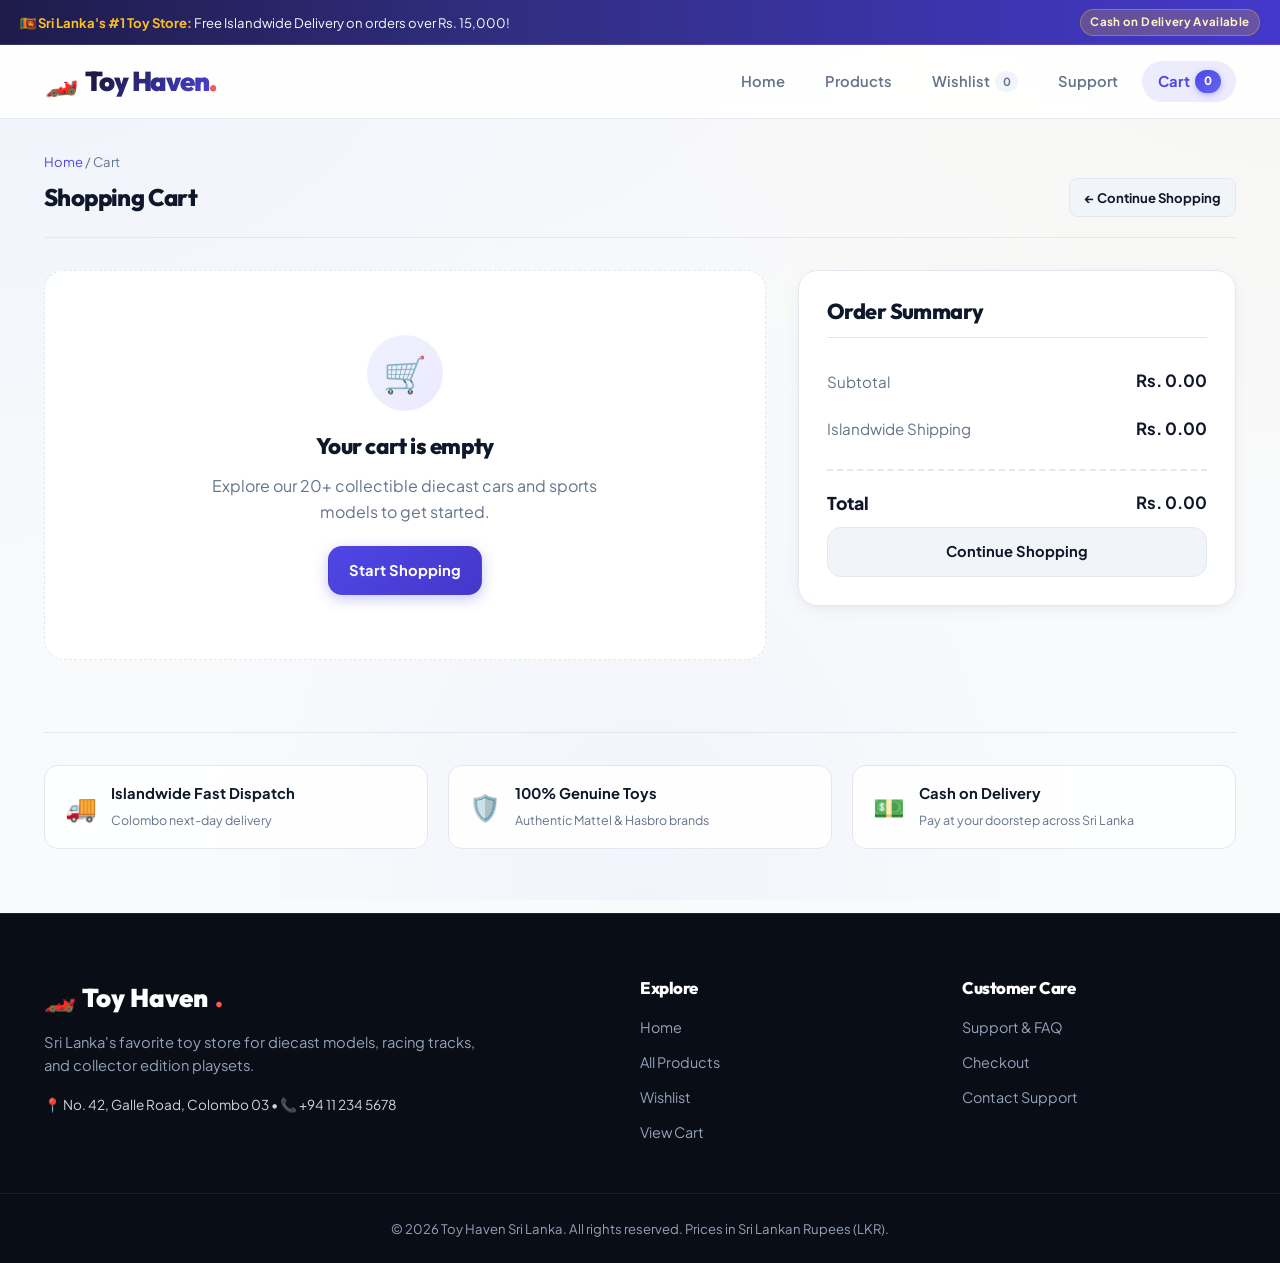
<file: toy-haven-CB012839/cart.html>
<!DOCTYPE html>
<html lang="en">
  <head>
    <meta charset="UTF-8" />
    <meta name="viewport" content="width=device-width, initial-scale=1.0" />
    <title>Toy Haven | Shopping Cart</title>
    <link rel="preconnect" href="https://fonts.googleapis.com" />
    <link rel="preconnect" href="https://fonts.gstatic.com" crossorigin />
    <link href="https://fonts.googleapis.com/css2?family=Plus+Jakarta+Sans:wght@400;500;600;700;800&family=Outfit:wght@500;600;700;800;900&display=swap" rel="stylesheet" />
    <link rel="stylesheet" href="css/styles.css" />
  </head>
  <body>
    <!-- Top Announcement Bar -->
    <div class="announcement-bar">
      <div class="announcement-content">
        <span>🇱🇰 <strong>Sri Lanka's #1 Toy Store:</strong> Free Islandwide Delivery on orders over Rs. 15,000!</span>
        <span class="announcement-badge">Cash on Delivery Available</span>
      </div>
    </div>

    <header>
      <nav class="navbar">
        <a href="index.html" class="brand-logo">
          <span class="logo-icon">🏎️</span>
          <span class="logo-text">Toy Haven<span class="logo-dot">.</span></span>
        </a>
        <ul class="nav-links">
          <li><a href="index.html">Home</a></li>
          <li><a href="products.html">Products</a></li>
          <li><a href="wishlist.html">Wishlist <span id="wishlist-badge" class="badge-mini">0</span></a></li>
          <li><a href="feedback.html">Support</a></li>
          <li><a href="cart.html" class="active">Cart <span id="cart-badge" class="cart-counter">0</span></a></li>
        </ul>
      </nav>
    </header>

    <main class="cart-page">
      <section class="page-header">
        <div class="header-breadcrumbs">
          <a href="index.html">Home</a> / <span>Cart</span>
        </div>
        <div class="header-title-row">
          <h1>Shopping Cart</h1>
          <a href="products.html" class="btn btn-secondary btn-sm">← Continue Shopping</a>
        </div>
      </section>

      <div class="cart-layout">
        <div id="cart-items" class="cart-items-wrapper"></div>
        <aside id="cart-summary" class="cart-summary"></aside>
      </div>

      <!-- Trust Badges in Cart -->
      <section class="cart-trust-row">
        <div class="trust-pill">
          <span class="pill-icon">🚚</span>
          <div>
            <strong>Islandwide Fast Dispatch</strong>
            <small>Colombo next-day delivery</small>
          </div>
        </div>
        <div class="trust-pill">
          <span class="pill-icon">🛡️</span>
          <div>
            <strong>100% Genuine Toys</strong>
            <small>Authentic Mattel & Hasbro brands</small>
          </div>
        </div>
        <div class="trust-pill">
          <span class="pill-icon">💵</span>
          <div>
            <strong>Cash on Delivery</strong>
            <small>Pay at your doorstep across Sri Lanka</small>
          </div>
        </div>
      </section>
    </main>

    <footer class="site-footer">
      <div class="footer-container">
        <div class="footer-brand">
          <div class="footer-logo">
            <span class="logo-icon">🏎️</span> Toy Haven<span class="logo-dot">.</span>
          </div>
          <p>Sri Lanka's favorite toy store for diecast models, racing tracks, and collector edition playsets.</p>
          <p class="footer-contact">📍 No. 42, Galle Road, Colombo 03 • 📞 +94 11 234 5678</p>
        </div>
        <div class="footer-links">
          <h4>Explore</h4>
          <ul>
            <li><a href="index.html">Home</a></li>
            <li><a href="products.html">All Products</a></li>
            <li><a href="wishlist.html">Wishlist</a></li>
            <li><a href="cart.html">View Cart</a></li>
          </ul>
        </div>
        <div class="footer-links">
          <h4>Customer Care</h4>
          <ul>
            <li><a href="feedback.html">Support & FAQ</a></li>
            <li><a href="checkout.html">Checkout</a></li>
            <li><a href="feedback.html#contact">Contact Support</a></li>
          </ul>
        </div>
      </div>
      <div class="footer-bottom">
        <p>&copy; 2026 Toy Haven Sri Lanka. All rights reserved. Prices in Sri Lankan Rupees (LKR).</p>
      </div>
    </footer>

    <script src="js/data.js"></script>
    <script src="js/app.js"></script>
  </body>
</html>
</file>
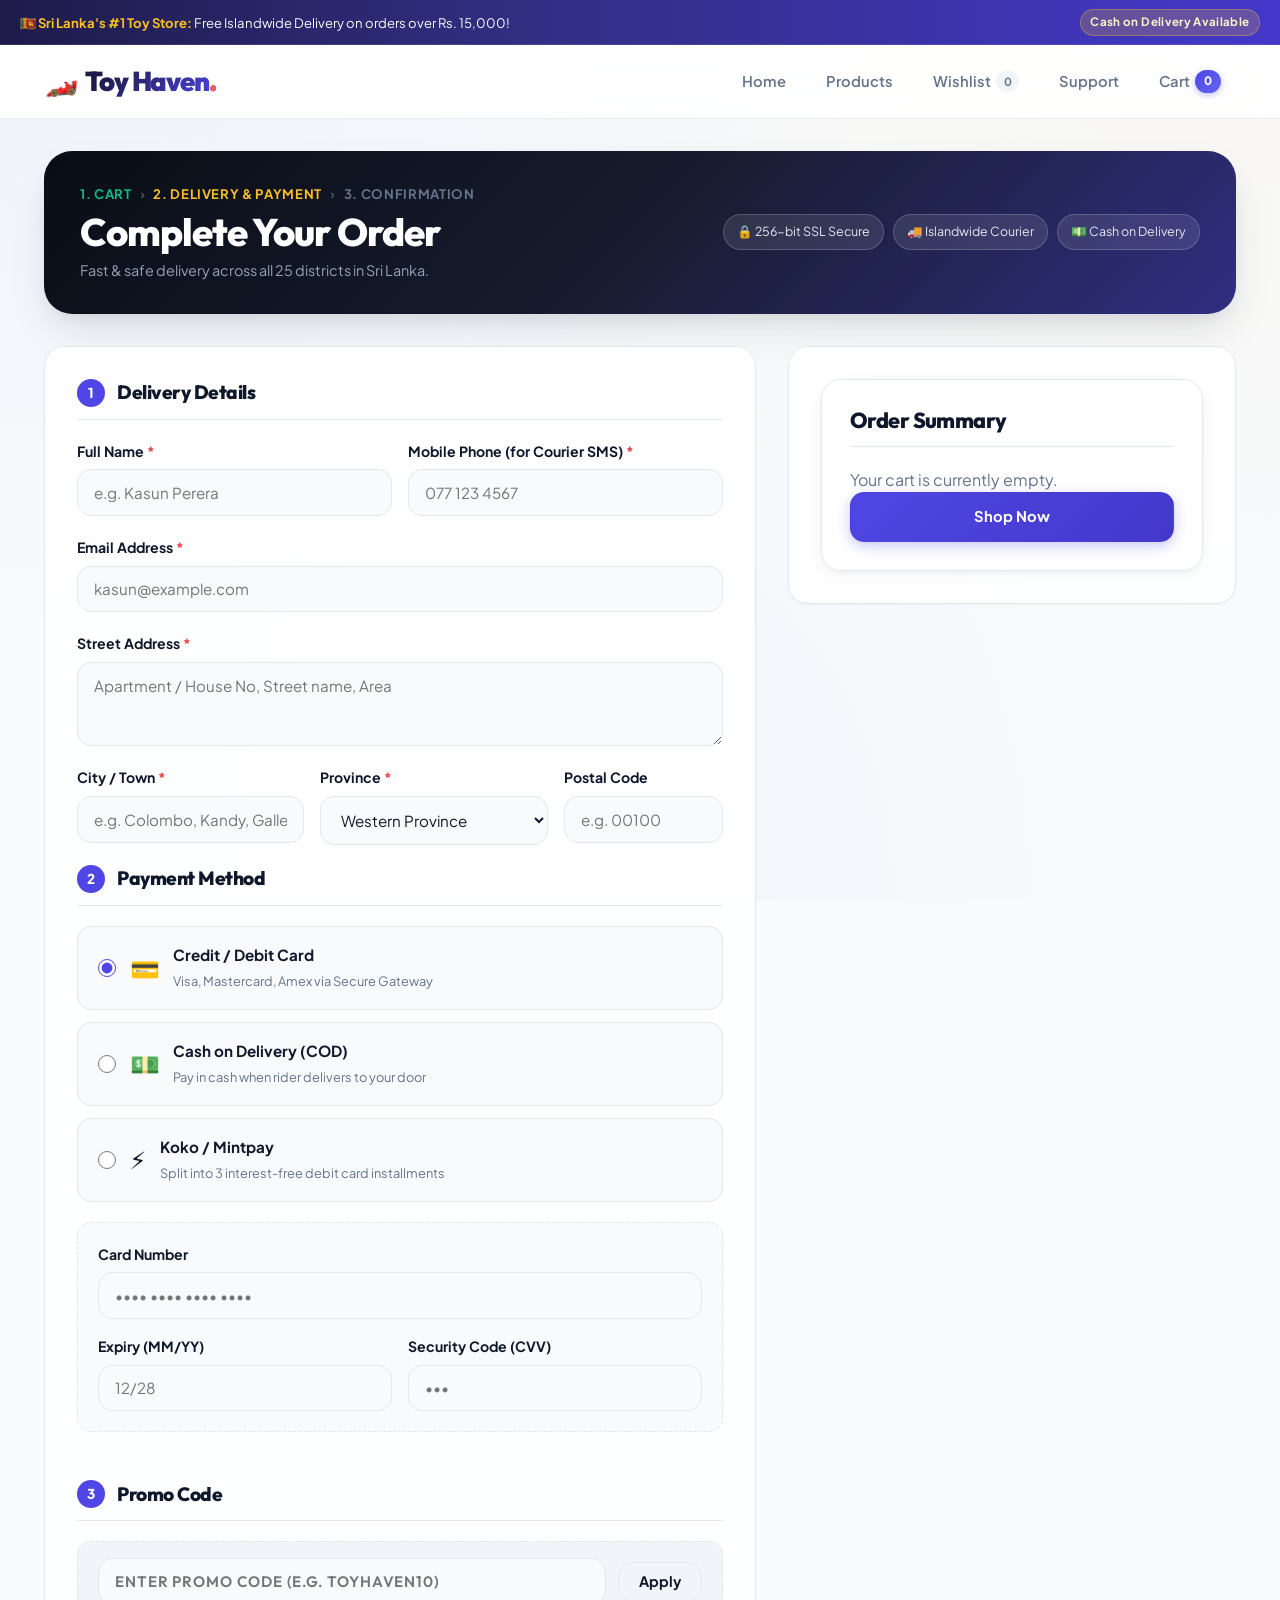
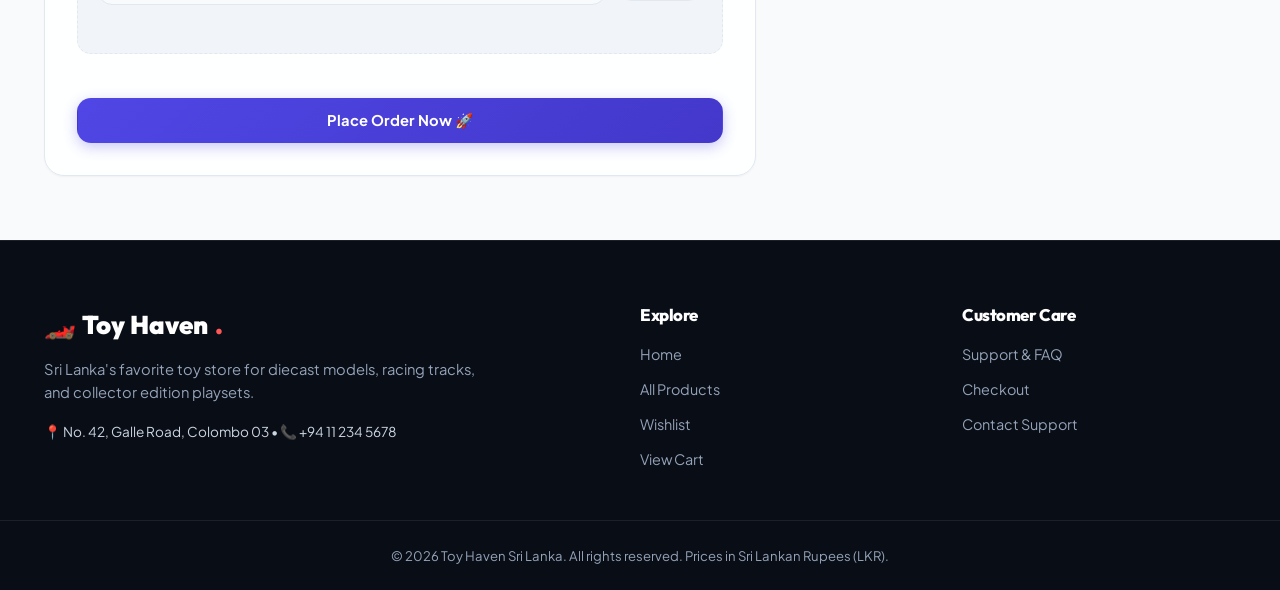
<file: toy-haven-CB012839/checkout.html>
<!DOCTYPE html>
<html lang="en">
  <head>
    <meta charset="UTF-8" />
    <meta name="viewport" content="width=device-width, initial-scale=1.0" />
    <title>Toy Haven | Secure Checkout</title>
    <link rel="preconnect" href="https://fonts.googleapis.com" />
    <link rel="preconnect" href="https://fonts.gstatic.com" crossorigin />
    <link href="https://fonts.googleapis.com/css2?family=Plus+Jakarta+Sans:wght@400;500;600;700;800&family=Outfit:wght@500;600;700;800;900&display=swap" rel="stylesheet" />
    <link rel="stylesheet" href="css/styles.css" />
  </head>
  <body>
    <!-- Top Announcement Bar -->
    <div class="announcement-bar">
      <div class="announcement-content">
        <span>🇱🇰 <strong>Sri Lanka's #1 Toy Store:</strong> Free Islandwide Delivery on orders over Rs. 15,000!</span>
        <span class="announcement-badge">Cash on Delivery Available</span>
      </div>
    </div>

    <header>
      <nav class="navbar">
        <a href="index.html" class="brand-logo">
          <span class="logo-icon">🏎️</span>
          <span class="logo-text">Toy Haven<span class="logo-dot">.</span></span>
        </a>
        <ul class="nav-links">
          <li><a href="index.html">Home</a></li>
          <li><a href="products.html">Products</a></li>
          <li><a href="wishlist.html">Wishlist <span id="wishlist-badge" class="badge-mini">0</span></a></li>
          <li><a href="feedback.html">Support</a></li>
          <li><a href="cart.html">Cart <span id="cart-badge" class="cart-counter">0</span></a></li>
        </ul>
      </nav>
    </header>

    <main class="checkout-page">
      <section class="checkout-topbar">
        <div>
          <div class="checkout-step-indicator">
            <span class="step-completed">1. Cart</span>
            <span class="step-separator">›</span>
            <span class="step-active">2. Delivery & Payment</span>
            <span class="step-separator">›</span>
            <span class="step-upcoming">3. Confirmation</span>
          </div>
          <h1>Complete Your Order</h1>
          <p class="topbar-sub">Fast & safe delivery across all 25 districts in Sri Lanka.</p>
        </div>
        <div class="checkout-trust">
          <span>🔒 256-bit SSL Secure</span>
          <span>🚚 Islandwide Courier</span>
          <span>💵 Cash on Delivery</span>
        </div>
      </section>

      <div class="checkout-layout">
        <form id="checkout-form" class="checkout-form card-panel">
          <div class="checkout-section-header">
            <span class="section-number">1</span>
            <h3>Delivery Details</h3>
          </div>

          <div class="form-row">
            <div class="form-group">
              <label for="name">Full Name <span class="required">*</span></label>
              <input id="name" type="text" class="form-control" placeholder="e.g. Kasun Perera" required />
            </div>
            <div class="form-group">
              <label for="phone">Mobile Phone (for Courier SMS) <span class="required">*</span></label>
              <input id="phone" type="tel" class="form-control" placeholder="077 123 4567" required />
            </div>
          </div>

          <div class="form-group">
            <label for="email">Email Address <span class="required">*</span></label>
            <input id="email" type="email" class="form-control" placeholder="kasun@example.com" required />
          </div>

          <div class="form-group">
            <label for="address">Street Address <span class="required">*</span></label>
            <textarea id="address" class="form-control" rows="3" placeholder="Apartment / House No, Street name, Area" required></textarea>
          </div>

          <div class="form-row form-row-3">
            <div class="form-group">
              <label for="city">City / Town <span class="required">*</span></label>
              <input id="city" type="text" class="form-control" placeholder="e.g. Colombo, Kandy, Galle" required />
            </div>
            <div class="form-group">
              <label for="province">Province <span class="required">*</span></label>
              <select id="province" class="form-control" required>
                <option value="Western Province" selected>Western Province</option>
                <option value="Central Province">Central Province</option>
                <option value="Southern Province">Southern Province</option>
                <option value="North Western Province">North Western Province</option>
                <option value="Sabaragamuwa Province">Sabaragamuwa Province</option>
                <option value="Eastern Province">Eastern Province</option>
                <option value="Northern Province">Northern Province</option>
                <option value="North Central Province">North Central Province</option>
                <option value="Uva Province">Uva Province</option>
              </select>
            </div>
            <div class="form-group">
              <label for="zip">Postal Code</label>
              <input id="zip" type="text" class="form-control" placeholder="e.g. 00100" />
            </div>
          </div>

          <div class="checkout-section-header payment-header">
            <span class="section-number">2</span>
            <h3>Payment Method</h3>
          </div>

          <div class="payment-methods-grid">
            <label class="payment-option selected">
              <input type="radio" name="payment-method" value="card" checked />
              <div class="payment-option-content">
                <span class="payment-icon">💳</span>
                <div>
                  <strong>Credit / Debit Card</strong>
                  <small>Visa, Mastercard, Amex via Secure Gateway</small>
                </div>
              </div>
            </label>

            <label class="payment-option">
              <input type="radio" name="payment-method" value="cod" />
              <div class="payment-option-content">
                <span class="payment-icon">💵</span>
                <div>
                  <strong>Cash on Delivery (COD)</strong>
                  <small>Pay in cash when rider delivers to your door</small>
                </div>
              </div>
            </label>

            <label class="payment-option">
              <input type="radio" name="payment-method" value="koko" />
              <div class="payment-option-content">
                <span class="payment-icon">⚡</span>
                <div>
                  <strong>Koko / Mintpay</strong>
                  <small>Split into 3 interest-free debit card installments</small>
                </div>
              </div>
            </label>
          </div>

          <!-- Card Details Input (conditional) -->
          <div id="card-details-section" class="card-details-box">
            <div class="form-group">
              <label for="card">Card Number</label>
              <input id="card" type="text" class="form-control" placeholder="•••• •••• •••• ••••" maxlength="19" required />
            </div>
            <div class="form-row">
              <div class="form-group">
                <label for="expiry">Expiry (MM/YY)</label>
                <input id="expiry" type="text" class="form-control" placeholder="12/28" maxlength="5" required />
              </div>
              <div class="form-group">
                <label for="cvv">Security Code (CVV)</label>
                <input id="cvv" type="password" class="form-control" placeholder="•••" maxlength="4" required />
              </div>
            </div>
          </div>

          <!-- Promo Code Section -->
          <div class="checkout-section-header promo-header">
            <span class="section-number">3</span>
            <h3>Promo Code</h3>
          </div>
          <div class="promo-code-box">
            <div class="promo-input-row">
              <input
                id="promo-input"
                type="text"
                class="form-control promo-field"
                placeholder="Enter promo code (e.g. TOYHAVEN10)"
                autocomplete="off"
                style="text-transform:uppercase;"
              />
              <button type="button" id="apply-promo-btn" class="btn btn-secondary promo-apply-btn">
                Apply
              </button>
            </div>
            <div id="promo-feedback" class="promo-feedback" aria-live="polite"></div>
          </div>

          <button type="submit" class="btn btn-primary full-width submit-order-btn">
            Place Order Now 🚀
          </button>
        </form>

        <aside id="checkout-summary" class="checkout-summary card-panel"></aside>
      </div>
    </main>

    <footer class="site-footer">
      <div class="footer-container">
        <div class="footer-brand">
          <div class="footer-logo">
            <span class="logo-icon">🏎️</span> Toy Haven<span class="logo-dot">.</span>
          </div>
          <p>Sri Lanka's favorite toy store for diecast models, racing tracks, and collector edition playsets.</p>
          <p class="footer-contact">📍 No. 42, Galle Road, Colombo 03 • 📞 +94 11 234 5678</p>
        </div>
        <div class="footer-links">
          <h4>Explore</h4>
          <ul>
            <li><a href="index.html">Home</a></li>
            <li><a href="products.html">All Products</a></li>
            <li><a href="wishlist.html">Wishlist</a></li>
            <li><a href="cart.html">View Cart</a></li>
          </ul>
        </div>
        <div class="footer-links">
          <h4>Customer Care</h4>
          <ul>
            <li><a href="feedback.html">Support & FAQ</a></li>
            <li><a href="checkout.html">Checkout</a></li>
            <li><a href="feedback.html#contact">Contact Support</a></li>
          </ul>
        </div>
      </div>
      <div class="footer-bottom">
        <p>&copy; 2026 Toy Haven Sri Lanka. All rights reserved. Prices in Sri Lankan Rupees (LKR).</p>
      </div>
    </footer>

    <script src="js/data.js"></script>
    <script src="js/app.js"></script>
  </body>
</html>
</file>
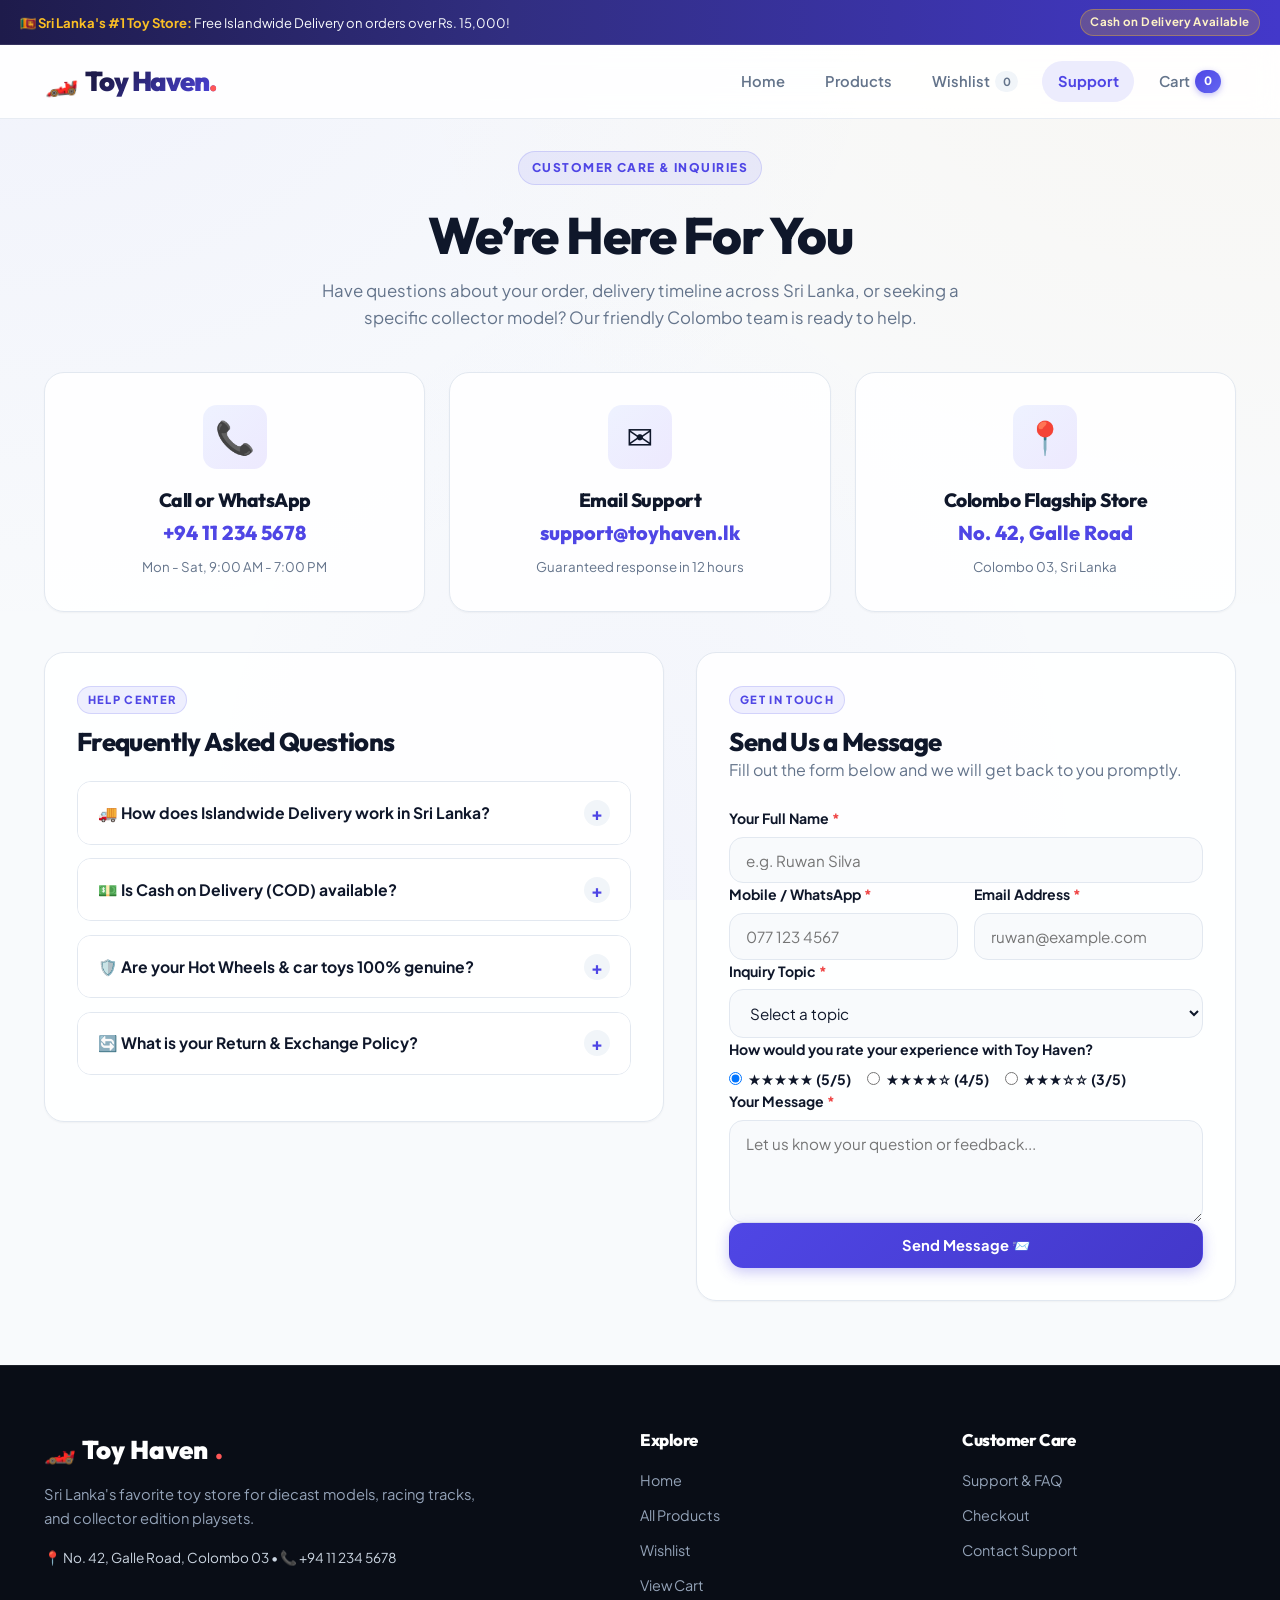
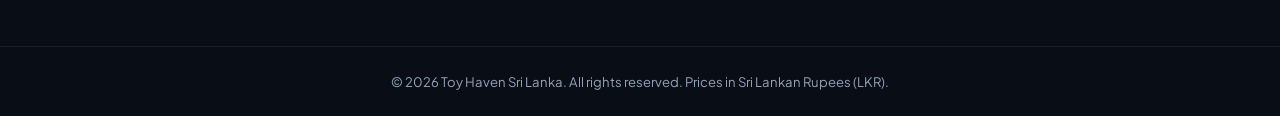
<file: toy-haven-CB012839/feedback.html>
<!DOCTYPE html>
<html lang="en">
  <head>
    <meta charset="UTF-8" />
    <meta name="viewport" content="width=device-width, initial-scale=1.0" />
    <title>Toy Haven | Support & Customer Care</title>
    <link rel="preconnect" href="https://fonts.googleapis.com" />
    <link rel="preconnect" href="https://fonts.gstatic.com" crossorigin />
    <link href="https://fonts.googleapis.com/css2?family=Plus+Jakarta+Sans:wght@400;500;600;700;800&family=Outfit:wght@500;600;700;800;900&display=swap" rel="stylesheet" />
    <link rel="stylesheet" href="css/styles.css" />
  </head>
  <body>
    <!-- Top Announcement Bar -->
    <div class="announcement-bar">
      <div class="announcement-content">
        <span>🇱🇰 <strong>Sri Lanka's #1 Toy Store:</strong> Free Islandwide Delivery on orders over Rs. 15,000!</span>
        <span class="announcement-badge">Cash on Delivery Available</span>
      </div>
    </div>

    <header>
      <nav class="navbar" aria-label="Main Navigation">
        <a href="index.html" class="brand-logo">
          <span class="logo-icon">🏎️</span>
          <span class="logo-text">Toy Haven<span class="logo-dot">.</span></span>
        </a>
        <ul class="nav-links">
          <li><a href="index.html">Home</a></li>
          <li><a href="products.html">Products</a></li>
          <li><a href="wishlist.html">Wishlist <span id="wishlist-badge" class="badge-mini">0</span></a></li>
          <li><a href="feedback.html" class="active">Support</a></li>
          <li><a href="cart.html">Cart <span id="cart-badge" class="cart-counter">0</span></a></li>
        </ul>
      </nav>
    </header>

    <main class="support-page">
      <section class="support-header">
        <span class="eyebrow">Customer Care & Inquiries</span>
        <h1>We’re Here For You</h1>
        <p>
          Have questions about your order, delivery timeline across Sri Lanka, or seeking a specific collector model? Our friendly Colombo team is ready to help.
        </p>
      </section>

      <section class="support-grid">
        <div class="support-card">
          <div class="support-icon">📞</div>
          <h3>Call or WhatsApp</h3>
          <p class="support-highlight">+94 11 234 5678</p>
          <small>Mon - Sat, 9:00 AM - 7:00 PM</small>
        </div>

        <div class="support-card">
          <div class="support-icon">✉️</div>
          <h3>Email Support</h3>
          <p class="support-highlight">support@toyhaven.lk</p>
          <small>Guaranteed response in 12 hours</small>
        </div>

        <div class="support-card">
          <div class="support-icon">📍</div>
          <h3>Colombo Flagship Store</h3>
          <p class="support-highlight">No. 42, Galle Road</p>
          <small>Colombo 03, Sri Lanka</small>
        </div>
      </section>

      <div class="support-layout-split">
        <!-- FAQ Section -->
        <section class="faq-container card-panel">
          <div class="panel-header">
            <span class="eyebrow mini">Help Center</span>
            <h2>Frequently Asked Questions</h2>
          </div>

          <div class="accordion">
            <button type="button" class="accordion-header" aria-expanded="false" onclick="toggleFaq(this)">
              <span>🚚 How does Islandwide Delivery work in Sri Lanka?</span>
              <span class="accordion-icon">+</span>
            </button>
            <div class="accordion-body">
              <p>
                We deliver to all 25 districts in Sri Lanka! Orders in Colombo and Greater Colombo arrive within 24–48 hours. Outstation deliveries take 2–3 business days. Delivery is <strong>FREE</strong> for orders over <strong>Rs. 15,000</strong>, and standard delivery is just Rs. 650.
              </p>
            </div>
          </div>

          <div class="accordion">
            <button type="button" class="accordion-header" aria-expanded="false" onclick="toggleFaq(this)">
              <span>💵 Is Cash on Delivery (COD) available?</span>
              <span class="accordion-icon">+</span>
            </button>
            <div class="accordion-body">
              <p>
                Yes! You can choose <strong>Cash on Delivery (COD)</strong> at checkout and pay our courier rider in cash once your parcel is safely delivered to your doorstep anywhere in Sri Lanka.
              </p>
            </div>
          </div>

          <div class="accordion">
            <button type="button" class="accordion-header" aria-expanded="false" onclick="toggleFaq(this)">
              <span>🛡️ Are your Hot Wheels & car toys 100% genuine?</span>
              <span class="accordion-icon">+</span>
            </button>
            <div class="accordion-body">
              <p>
                Absolutely. Every diecast car, track set, and playset is directly sourced from authorized distributors of Mattel, Hot Wheels, and licensed global brands. All items are brand new in original blister packs or boxes.
              </p>
            </div>
          </div>

          <div class="accordion">
            <button type="button" class="accordion-header" aria-expanded="false" onclick="toggleFaq(this)">
              <span>🔄 What is your Return & Exchange Policy?</span>
              <span class="accordion-icon">+</span>
            </button>
            <div class="accordion-body">
              <p>
                We offer a hassle-free 14-day exchange guarantee. If an item arrives damaged or defective, contact us via WhatsApp (+94 77 123 4567) or email, and we will arrange a replacement free of charge.
              </p>
            </div>
          </div>
        </section>

        <!-- Feedback & Inquiry Form -->
        <section id="contact" class="feedback-form-card card-panel">
          <div class="panel-header">
            <span class="eyebrow mini">Get In Touch</span>
            <h2>Send Us a Message</h2>
            <p class="text-muted">Fill out the form below and we will get back to you promptly.</p>
          </div>

          <form id="contact-form" class="feedback-form">
            <div class="form-group">
              <label for="customer-name">Your Full Name <span class="required">*</span></label>
              <input id="customer-name" class="form-control" type="text" placeholder="e.g. Ruwan Silva" required />
            </div>

            <div class="form-row">
              <div class="form-group">
                <label for="customer-phone">Mobile / WhatsApp <span class="required">*</span></label>
                <input id="customer-phone" class="form-control" type="tel" placeholder="077 123 4567" required />
              </div>
              <div class="form-group">
                <label for="customer-email">Email Address <span class="required">*</span></label>
                <input id="customer-email" class="form-control" type="email" placeholder="ruwan@example.com" required />
              </div>
            </div>

            <div class="form-group">
              <label for="feedback-type">Inquiry Topic <span class="required">*</span></label>
              <select id="feedback-type" class="form-control" required>
                <option value="">Select a topic</option>
                <option>Delivery & Tracking Status</option>
                <option>Hot Wheels & Specific Model Requests</option>
                <option>Bulk / Birthday Gift Orders</option>
                <option>Returns & Exchanges</option>
                <option>General Feedback & Suggestions</option>
              </select>
            </div>

            <div class="form-group">
              <label for="rating-select">How would you rate your experience with Toy Haven?</label>
              <div class="rating-stars-input">
                <label><input type="radio" name="store-rating" value="5" checked /> ★★★★★ (5/5)</label>
                <label><input type="radio" name="store-rating" value="4" /> ★★★★☆ (4/5)</label>
                <label><input type="radio" name="store-rating" value="3" /> ★★★☆☆ (3/5)</label>
              </div>
            </div>

            <div class="form-group">
              <label for="message">Your Message <span class="required">*</span></label>
              <textarea id="message" class="form-control" rows="4" placeholder="Let us know your question or feedback..." required></textarea>
            </div>

            <button type="submit" class="btn btn-primary full-width">Send Message 📨</button>
          </form>
        </section>
      </div>
    </main>

    <footer class="site-footer">
      <div class="footer-container">
        <div class="footer-brand">
          <div class="footer-logo">
            <span class="logo-icon">🏎️</span> Toy Haven<span class="logo-dot">.</span>
          </div>
          <p>Sri Lanka's favorite toy store for diecast models, racing tracks, and collector edition playsets.</p>
          <p class="footer-contact">📍 No. 42, Galle Road, Colombo 03 • 📞 +94 11 234 5678</p>
        </div>
        <div class="footer-links">
          <h4>Explore</h4>
          <ul>
            <li><a href="index.html">Home</a></li>
            <li><a href="products.html">All Products</a></li>
            <li><a href="wishlist.html">Wishlist</a></li>
            <li><a href="cart.html">View Cart</a></li>
          </ul>
        </div>
        <div class="footer-links">
          <h4>Customer Care</h4>
          <ul>
            <li><a href="feedback.html">Support & FAQ</a></li>
            <li><a href="checkout.html">Checkout</a></li>
            <li><a href="feedback.html#contact">Contact Support</a></li>
          </ul>
        </div>
      </div>
      <div class="footer-bottom">
        <p>&copy; 2026 Toy Haven Sri Lanka. All rights reserved. Prices in Sri Lankan Rupees (LKR).</p>
      </div>
    </footer>

    <script src="js/data.js"></script>
    <script src="js/app.js"></script>
    <script>
      function toggleFaq(button) {
        const accordion = button.closest('.accordion');
        const isOpen = accordion.classList.contains('open');

        // Close other accordions for clean UX
        document.querySelectorAll('.accordion').forEach((item) => {
          if (item !== accordion) {
            item.classList.remove('open');
            item.querySelector('.accordion-header')?.setAttribute('aria-expanded', 'false');
            const icon = item.querySelector('.accordion-icon');
            if (icon) icon.textContent = '+';
          }
        });

        accordion.classList.toggle('open', !isOpen);
        button.setAttribute('aria-expanded', String(!isOpen));
        const icon = button.querySelector('.accordion-icon');
        if (icon) icon.textContent = isOpen ? '+' : '−';
      }

      const contactForm = document.getElementById('contact-form');
      if (contactForm) {
        contactForm.addEventListener('submit', function (event) {
          event.preventDefault();
          const name = document.getElementById('customer-name').value;
          showToast(`Thank you, ${name}! Your message was received.`, '💌');
          contactForm.reset();
        });
      }
    </script>
  </body>
</html>
</file>
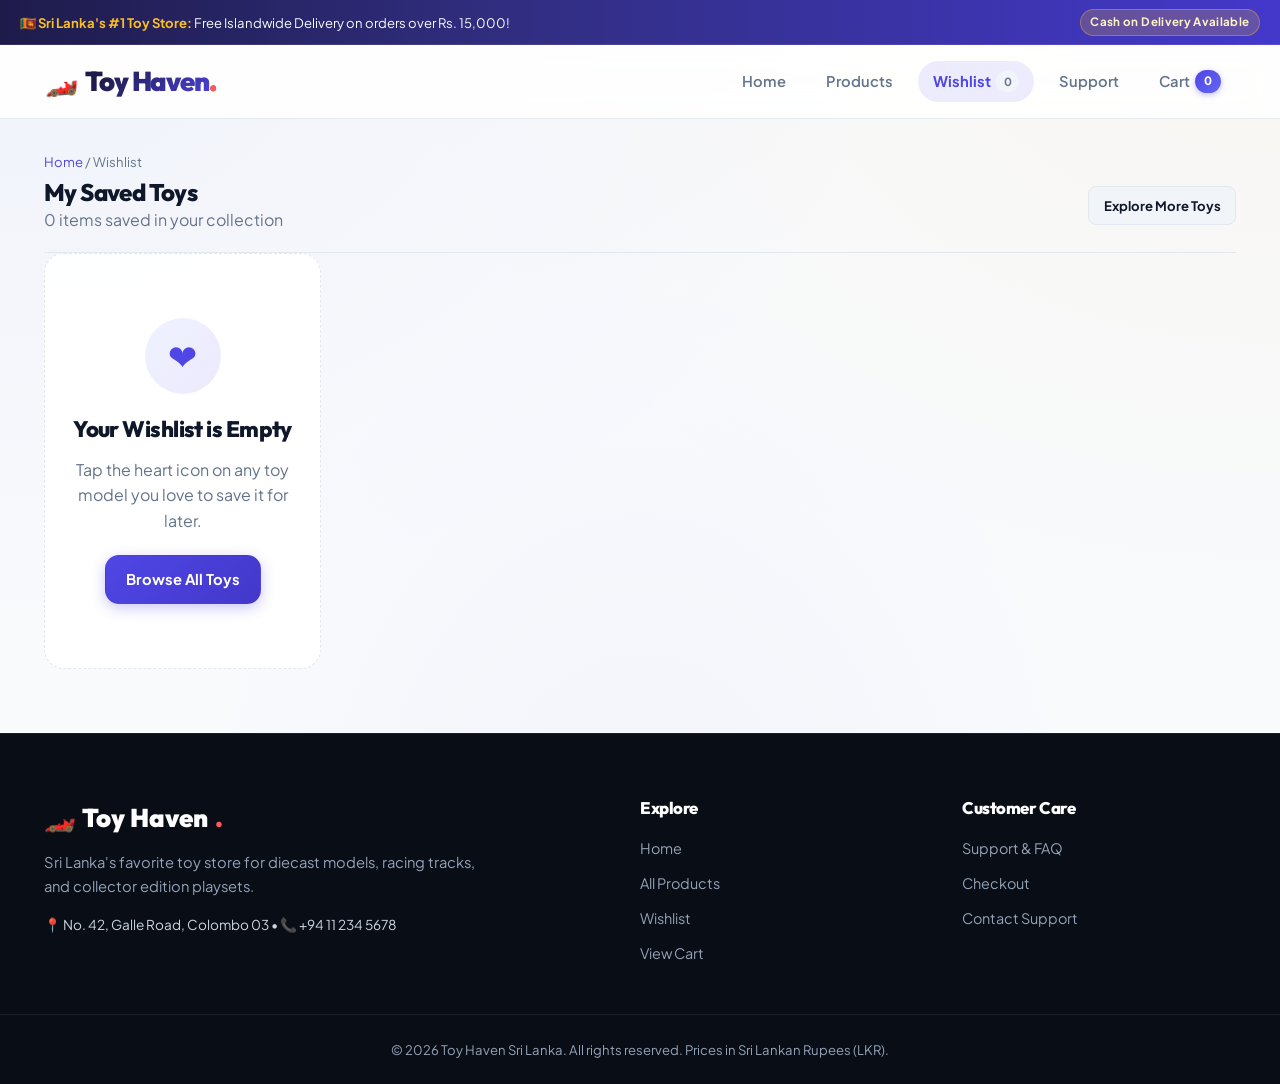
<file: toy-haven-CB012839/wishlist.html>
<!DOCTYPE html>
<html lang="en">
  <head>
    <meta charset="UTF-8" />
    <meta name="viewport" content="width=device-width, initial-scale=1.0" />
    <title>Toy Haven | My Wishlist</title>
    <link rel="preconnect" href="https://fonts.googleapis.com" />
    <link rel="preconnect" href="https://fonts.gstatic.com" crossorigin />
    <link href="https://fonts.googleapis.com/css2?family=Plus+Jakarta+Sans:wght@400;500;600;700;800&family=Outfit:wght@500;600;700;800;900&display=swap" rel="stylesheet" />
    <link rel="stylesheet" href="css/styles.css" />
  </head>
  <body>
    <!-- Top Announcement Bar -->
    <div class="announcement-bar">
      <div class="announcement-content">
        <span>🇱🇰 <strong>Sri Lanka's #1 Toy Store:</strong> Free Islandwide Delivery on orders over Rs. 15,000!</span>
        <span class="announcement-badge">Cash on Delivery Available</span>
      </div>
    </div>

    <header>
      <nav class="navbar">
        <a href="index.html" class="brand-logo">
          <span class="logo-icon">🏎️</span>
          <span class="logo-text">Toy Haven<span class="logo-dot">.</span></span>
        </a>
        <ul class="nav-links">
          <li><a href="index.html">Home</a></li>
          <li><a href="products.html">Products</a></li>
          <li><a href="wishlist.html" class="active">Wishlist <span id="wishlist-badge" class="badge-mini">0</span></a></li>
          <li><a href="feedback.html">Support</a></li>
          <li><a href="cart.html">Cart <span id="cart-badge" class="cart-counter">0</span></a></li>
        </ul>
      </nav>
    </header>

    <main class="wishlist-page">
      <section class="page-header">
        <div class="header-breadcrumbs">
          <a href="index.html">Home</a> / <span>Wishlist</span>
        </div>
        <div class="header-title-row">
          <div>
            <h1>My Saved Toys</h1>
            <p class="text-muted" id="wishlist-count-text">Saved items waiting for your collection</p>
          </div>
          <a href="products.html" class="btn btn-secondary btn-sm">Explore More Toys</a>
        </div>
      </section>

      <div id="w-box" class="product-grid"></div>
    </main>

    <footer class="site-footer">
      <div class="footer-container">
        <div class="footer-brand">
          <div class="footer-logo">
            <span class="logo-icon">🏎️</span> Toy Haven<span class="logo-dot">.</span>
          </div>
          <p>Sri Lanka's favorite toy store for diecast models, racing tracks, and collector edition playsets.</p>
          <p class="footer-contact">📍 No. 42, Galle Road, Colombo 03 • 📞 +94 11 234 5678</p>
        </div>
        <div class="footer-links">
          <h4>Explore</h4>
          <ul>
            <li><a href="index.html">Home</a></li>
            <li><a href="products.html">All Products</a></li>
            <li><a href="wishlist.html">Wishlist</a></li>
            <li><a href="cart.html">View Cart</a></li>
          </ul>
        </div>
        <div class="footer-links">
          <h4>Customer Care</h4>
          <ul>
            <li><a href="feedback.html">Support & FAQ</a></li>
            <li><a href="checkout.html">Checkout</a></li>
            <li><a href="feedback.html#contact">Contact Support</a></li>
          </ul>
        </div>
      </div>
      <div class="footer-bottom">
        <p>&copy; 2026 Toy Haven Sri Lanka. All rights reserved. Prices in Sri Lankan Rupees (LKR).</p>
      </div>
    </footer>

    <script src="js/data.js"></script>
    <script src="js/app.js"></script>
  </body>
</html>
</file>
<file: toy-haven-CB012839/css/styles.css>
@import url('https://fonts.googleapis.com/css2?family=Plus+Jakarta+Sans:wght@400;500;600;700;800&family=Outfit:wght@500;600;700;800;900&display=swap');

:root {
  /* Color Palette */
  --primary: #4f46e5;
  --primary-light: #6366f1;
  --primary-dark: #3730a3;
  --primary-glow: rgba(99, 102, 241, 0.25);
  
  --secondary: #ff5757;
  --secondary-hover: #e04444;
  --accent: #f59e0b;
  --accent-glow: rgba(245, 158, 11, 0.2);

  --bg: #f8fafc;
  --bg-soft: #f1f5f9;
  --card-bg: rgba(255, 255, 255, 0.92);
  --card-hover-bg: #ffffff;
  
  --text: #0f172a;
  --text-muted: #64748b;
  --text-light: #94a3b8;
  
  --border: #e2e8f0;
  --border-light: rgba(226, 232, 240, 0.8);
  --border-focus: rgba(99, 102, 241, 0.4);

  --success: #10b981;
  --success-bg: #ecfdf5;
  --danger: #ef4444;
  --danger-bg: #fef2f2;
  --warning: #f59e0b;

  /* Typography */
  --font-heading: 'Outfit', -apple-system, BlinkMacSystemFont, "Segoe UI", sans-serif;
  --font-body: 'Plus Jakarta Sans', system-ui, -apple-system, sans-serif;

  /* Elevation & Curves */
  --radius-sm: 8px;
  --radius-md: 14px;
  --radius-lg: 20px;
  --radius-xl: 28px;
  --radius-full: 9999px;

  --shadow-sm: 0 1px 2px rgba(0, 0, 0, 0.04);
  --shadow-md: 0 4px 16px -2px rgba(15, 23, 42, 0.06), 0 2px 6px -1px rgba(15, 23, 42, 0.04);
  --shadow-lg: 0 12px 30px -4px rgba(15, 23, 42, 0.08), 0 4px 12px -2px rgba(15, 23, 42, 0.04);
  --shadow-xl: 0 20px 45px -8px rgba(15, 23, 42, 0.12), 0 8px 16px -4px rgba(15, 23, 42, 0.06);
  --shadow-glow: 0 12px 32px -4px rgba(79, 70, 229, 0.28);

  --transition-fast: all 0.18s cubic-bezier(0.16, 1, 0.3, 1);
  --transition: all 0.28s cubic-bezier(0.16, 1, 0.3, 1);
  --transition-slow: all 0.45s cubic-bezier(0.16, 1, 0.3, 1);
}

* {
  margin: 0;
  padding: 0;
  box-sizing: border-box;
  -webkit-font-smoothing: antialiased;
  -moz-osx-font-smoothing: grayscale;
}

html {
  scroll-behavior: smooth;
}

body {
  font-family: var(--font-body);
  background-color: var(--bg);
  background-image: 
    radial-gradient(at 0% 0%, rgba(99, 102, 241, 0.05) 0px, transparent 50%),
    radial-gradient(at 100% 0%, rgba(245, 158, 11, 0.04) 0px, transparent 50%),
    radial-gradient(at 50% 100%, rgba(99, 102, 241, 0.04) 0px, transparent 50%);
  background-attachment: fixed;
  color: var(--text);
  line-height: 1.6;
  display: flex;
  flex-direction: column;
  min-height: 100vh;
}

h1, h2, h3, h4, h5, h6 {
  font-family: var(--font-heading);
  color: var(--text);
  font-weight: 800;
  line-height: 1.2;
  letter-spacing: -0.025em;
}

img {
  display: block;
  max-width: 100%;
}

a {
  text-decoration: none;
  color: inherit;
  transition: var(--transition-fast);
}

button, input, select, textarea {
  font-family: inherit;
}

/* Top Announcement Bar */
.announcement-bar {
  background: linear-gradient(90deg, #1e1b4b 0%, #312e81 40%, #4338ca 100%);
  color: #f8fafc;
  font-size: 0.82rem;
  padding: 0.55rem 1rem;
  border-bottom: 1px solid rgba(255, 255, 255, 0.1);
  position: relative;
  z-index: 102;
}

.announcement-content {
  max-width: 1240px;
  margin: 0 auto;
  display: flex;
  justify-content: space-between;
  align-items: center;
  gap: 1rem;
}

.announcement-content strong {
  color: #fbbf24;
}

.announcement-badge {
  background: rgba(251, 191, 36, 0.2);
  border: 1px solid rgba(251, 191, 36, 0.35);
  color: #fef3c7;
  padding: 0.2rem 0.6rem;
  border-radius: var(--radius-full);
  font-size: 0.72rem;
  font-weight: 700;
  letter-spacing: 0.03em;
}

/* Header & Navbar */
header {
  background: rgba(255, 255, 255, 0.88);
  backdrop-filter: blur(14px);
  -webkit-backdrop-filter: blur(14px);
  border-bottom: 1px solid rgba(226, 232, 240, 0.8);
  position: sticky;
  top: 0;
  z-index: 100;
  transition: var(--transition-fast);
}

.navbar {
  max-width: 1240px;
  margin: 0 auto;
  display: flex;
  justify-content: space-between;
  align-items: center;
  padding: 0.9rem 1.5rem;
}

.brand-logo {
  display: flex;
  align-items: center;
  gap: 0.5rem;
  font-family: var(--font-heading);
  font-size: 1.7rem;
  font-weight: 900;
  color: var(--text);
  letter-spacing: -0.04em;
}

.brand-logo .logo-icon {
  font-size: 1.7rem;
  display: inline-block;
  transform: rotate(-5deg);
  transition: transform 0.3s ease;
}

.brand-logo:hover .logo-icon {
  transform: rotate(10deg) scale(1.15);
}

.brand-logo .logo-text {
  background: linear-gradient(135deg, #1e1b4b 20%, #4f46e5 100%);
  background-clip: text;
  -webkit-background-clip: text;
  -webkit-text-fill-color: transparent;
}

.brand-logo .logo-dot {
  color: var(--secondary);
  -webkit-text-fill-color: var(--secondary);
}

.nav-links {
  display: flex;
  list-style: none;
  gap: 0.6rem;
  align-items: center;
}

.nav-links a {
  display: inline-flex;
  align-items: center;
  gap: 0.35rem;
  padding: 0.55rem 0.95rem;
  border-radius: var(--radius-full);
  color: var(--text-muted);
  font-weight: 600;
  font-size: 0.92rem;
  transition: var(--transition-fast);
}

.nav-links a:hover {
  color: var(--primary);
  background: rgba(99, 102, 241, 0.08);
}

.nav-links a.active {
  color: var(--primary);
  background: rgba(99, 102, 241, 0.12);
  font-weight: 700;
}

.cart-counter {
  background: linear-gradient(135deg, var(--primary), var(--primary-light));
  color: white;
  border-radius: var(--radius-full);
  padding: 0.15rem 0.55rem;
  font-size: 0.72rem;
  font-weight: 800;
  min-width: 1.35rem;
  text-align: center;
  box-shadow: 0 2px 6px rgba(79, 70, 229, 0.35);
  display: inline-block;
  transition: transform 0.2s cubic-bezier(0.175, 0.885, 0.32, 1.275);
}

.badge-mini {
  background: #f1f5f9;
  color: var(--text-muted);
  border-radius: var(--radius-full);
  padding: 0.12rem 0.45rem;
  font-size: 0.7rem;
  font-weight: 700;
}

.badge-pop {
  animation: badgeBounce 0.4s cubic-bezier(0.175, 0.885, 0.32, 1.275);
}

@keyframes badgeBounce {
  0% { transform: scale(1); }
  50% { transform: scale(1.35); }
  100% { transform: scale(1); }
}

/* Main Layout Container */
main {
  flex: 1;
  max-width: 1240px;
  width: 100%;
  margin: 0 auto;
  padding: 2rem 1.5rem 4rem;
}

.home-page {
  display: flex;
  flex-direction: column;
  gap: 3.5rem;
}

/* Eyebrows & Section Headings*/
.eyebrow {
  display: inline-block;
  font-size: 0.75rem;
  font-weight: 800;
  letter-spacing: 0.12em;
  text-transform: uppercase;
  color: var(--primary);
  background: rgba(99, 102, 241, 0.1);
  border: 1px solid rgba(99, 102, 241, 0.2);
  padding: 0.4rem 0.8rem;
  border-radius: var(--radius-full);
  margin-bottom: 0.75rem;
}

.eyebrow.mini {
  font-size: 0.7rem;
  padding: 0.25rem 0.6rem;
  margin-bottom: 0.5rem;
}

.eyebrow.alt {
  color: #b45309;
  background: rgba(245, 158, 11, 0.12);
  border-color: rgba(245, 158, 11, 0.25);
}

.section-heading {
  display: flex;
  justify-content: space-between;
  align-items: flex-end;
  gap: 1.5rem;
  margin-bottom: 1.5rem;
}

.section-heading h2 {
  font-size: clamp(1.8rem, 3.2vw, 2.4rem);
}

.section-heading.text-center {
  text-align: center;
  display: flex;
  flex-direction: column;
  align-items: center;
  justify-content: center;
}

.link-arrow {
  color: var(--primary);
  font-weight: 700;
  font-size: 0.95rem;
  display: inline-flex;
  align-items: center;
  gap: 0.35rem;
}

.link-arrow:hover {
  color: var(--primary-dark);
  transform: translateX(4px);
}

/* Hero Section*/
.hero-section {
  display: grid;
  grid-template-columns: 1.15fr 0.85fr;
  gap: 2.5rem;
  align-items: center;
  background: linear-gradient(135deg, #090d16 0%, #171c2e 45%, #232252 100%);
  border: 1px solid rgba(255, 255, 255, 0.08);
  border-radius: var(--radius-xl);
  padding: 3.5rem;
  position: relative;
  overflow: hidden;
  box-shadow: 0 25px 50px -12px rgba(15, 23, 42, 0.35);
}

.hero-section::before {
  content: "";
  position: absolute;
  top: -20%;
  left: -10%;
  width: 420px;
  height: 420px;
  background: radial-gradient(circle, rgba(99, 102, 241, 0.3) 0%, rgba(99, 102, 241, 0) 70%);
  border-radius: 50%;
  pointer-events: none;
}

.hero-section::after {
  content: "";
  position: absolute;
  bottom: -20%;
  right: 10%;
  width: 350px;
  height: 350px;
  background: radial-gradient(circle, rgba(255, 87, 87, 0.22) 0%, rgba(255, 87, 87, 0) 70%);
  border-radius: 50%;
  pointer-events: none;
}

.hero-copy,
.hero-visual {
  position: relative;
  z-index: 2;
}

.hero-badge-pill {
  display: inline-flex;
  align-items: center;
  gap: 0.5rem;
  background: rgba(255, 255, 255, 0.1);
  border: 1px solid rgba(255, 255, 255, 0.2);
  color: #e2e8f0;
  font-size: 0.78rem;
  font-weight: 700;
  letter-spacing: 0.04em;
  text-transform: uppercase;
  padding: 0.45rem 0.9rem;
  border-radius: var(--radius-full);
  margin-bottom: 1.25rem;
  backdrop-filter: blur(8px);
}

.pulse-dot {
  width: 8px;
  height: 8px;
  border-radius: 50%;
  background: #10b981;
  box-shadow: 0 0 0 rgba(16, 185, 129, 0.6);
  animation: pulse 2s infinite;
}

@keyframes pulse {
  0% { box-shadow: 0 0 0 0 rgba(16, 185, 129, 0.7); }
  70% { box-shadow: 0 0 0 8px rgba(16, 185, 129, 0); }
  100% { box-shadow: 0 0 0 0 rgba(16, 185, 129, 0); }
}

.hero-copy h1 {
  font-size: clamp(2.4rem, 4.5vw, 4.1rem);
  line-height: 1.05;
  color: #ffffff;
  letter-spacing: -0.04em;
  margin-bottom: 1.25rem;
}

.hero-text {
  font-size: 1.08rem;
  color: #cbd5e1;
  max-width: 540px;
  line-height: 1.7;
  margin-bottom: 2rem;
}

.hero-actions {
  display: flex;
  gap: 1rem;
  flex-wrap: wrap;
  margin-bottom: 2.5rem;
}

.hero-stats {
  list-style: none;
  display: flex;
  flex-wrap: wrap;
  gap: 2.2rem;
  padding: 0;
  border-top: 1px solid rgba(255, 255, 255, 0.12);
  padding-top: 1.75rem;
}

.hero-stats li {
  display: flex;
  flex-direction: column;
}

.hero-stats strong {
  font-family: var(--font-heading);
  font-size: 1.75rem;
  font-weight: 800;
  color: #ffffff;
  letter-spacing: -0.02em;
}

.hero-stats span {
  font-size: 0.8rem;
  color: #94a3b8;
  font-weight: 500;
}

/* Hero Spotlight Card & Badges */
.hero-visual {
  display: flex;
  justify-content: center;
  align-items: center;
  position: relative;
}

.spotlight-card {
  position: relative;
  width: 100%;
  max-width: 440px;
  border-radius: var(--radius-xl);
  overflow: hidden;
  box-shadow: 0 30px 60px -15px rgba(0, 0, 0, 0.6);
  border: 2px solid rgba(255, 255, 255, 0.18);
  transition: transform 0.4s ease;
}

.spotlight-card:hover {
  transform: translateY(-4px) scale(1.01);
}

.spotlight-card img {
  width: 100%;
  height: 420px;
  object-fit: cover;
}

.spotlight-overlay {
  position: absolute;
  inset: 0;
  background: linear-gradient(180deg, rgba(0, 0, 0, 0) 60%, rgba(0, 0, 0, 0.6) 100%);
}

.floating-badge {
  position: absolute;
  background: rgba(15, 23, 42, 0.82);
  color: white;
  border: 1px solid rgba(255, 255, 255, 0.22);
  backdrop-filter: blur(12px);
  -webkit-backdrop-filter: blur(12px);
  padding: 0.6rem 1rem;
  border-radius: var(--radius-full);
  font-size: 0.78rem;
  font-weight: 700;
  letter-spacing: 0.02em;
  display: inline-flex;
  align-items: center;
  gap: 0.45rem;
  box-shadow: 0 12px 24px rgba(0, 0, 0, 0.35);
  animation: badgeFloat 4s ease-in-out infinite;
}

.floating-badge.badge-top {
  top: 24px;
  right: -15px;
  animation-delay: 0s;
}

.floating-badge.badge-middle {
  bottom: 95px;
  right: -20px;
  animation-delay: 1.5s;
}

.floating-badge.badge-bottom {
  bottom: 25px;
  left: -15px;
  animation-delay: 2.5s;
}

@keyframes badgeFloat {
  0%, 100% { transform: translateY(0); }
  50% { transform: translateY(-7px); }
}

/* Trust Strip */
.trust-strip {
  display: grid;
  grid-template-columns: repeat(auto-fit, minmax(240px, 1fr));
  gap: 1.25rem;
  background: var(--card-bg);
  border: 1px solid var(--border);
  border-radius: var(--radius-lg);
  padding: 1.5rem;
  box-shadow: var(--shadow-sm);
}

.trust-item {
  display: flex;
  align-items: center;
  gap: 1rem;
}

.trust-icon {
  width: 52px;
  height: 52px;
  flex-shrink: 0;
  display: inline-flex;
  align-items: center;
  justify-content: center;
  background: linear-gradient(135deg, #eef2ff, #ede9fe);
  border-radius: var(--radius-md);
  font-size: 1.6rem;
}

.trust-item h4 {
  font-size: 0.95rem;
  margin-bottom: 0.15rem;
}

.trust-item p {
  font-size: 0.8rem;
  color: var(--text-muted);
}

/* Categories Panel */
.category-grid {
  display: grid;
  grid-template-columns: repeat(auto-fit, minmax(250px, 1fr));
  gap: 1.25rem;
}

.category-item {
  background: var(--card-bg);
  border: 1px solid var(--border);
  border-radius: var(--radius-lg);
  padding: 1.75rem 1.5rem;
  box-shadow: var(--shadow-sm);
  display: flex;
  flex-direction: column;
  transition: var(--transition);
  position: relative;
  overflow: hidden;
}

.category-item:hover {
  transform: translateY(-6px);
  border-color: rgba(99, 102, 241, 0.4);
  box-shadow: var(--shadow-xl);
  background: var(--card-hover-bg);
}

.category-icon {
  width: 58px;
  height: 58px;
  display: inline-flex;
  align-items: center;
  justify-content: center;
  background: linear-gradient(135deg, #eef2ff, #ede9fe);
  border-radius: var(--radius-md);
  font-size: 1.85rem;
  margin-bottom: 1.25rem;
  transition: transform 0.3s ease;
}

.category-item:hover .category-icon {
  transform: scale(1.1) rotate(5deg);
}

.category-item h3 {
  font-size: 1.2rem;
  margin-bottom: 0.4rem;
}

.category-item p {
  font-size: 0.88rem;
  color: var(--text-muted);
  line-height: 1.5;
  margin-bottom: 1rem;
  flex: 1;
}

.category-count {
  font-size: 0.78rem;
  font-weight: 700;
  color: var(--primary);
  text-transform: uppercase;
  letter-spacing: 0.04em;
}

/* Product Grid & Product Cards */
.product-grid {
  display: grid;
  grid-template-columns: repeat(auto-fill, minmax(270px, 1fr));
  gap: 1.75rem;
}

.card {
  background: var(--card-bg);
  border: 1px solid var(--border);
  border-radius: var(--radius-lg);
  overflow: hidden;
  display: flex;
  flex-direction: column;
  box-shadow: var(--shadow-sm);
  transition: var(--transition);
}

.product-card {
  position: relative;
}

.product-card:hover {
  transform: translateY(-8px);
  box-shadow: var(--shadow-xl);
  border-color: rgba(99, 102, 241, 0.35);
  background: #ffffff;
}

.card-img-wrap {
  position: relative;
  width: 100%;
  height: 220px;
  overflow: hidden;
  background: linear-gradient(135deg, #f1f5f9, #e2e8f0);
}

.card-img {
  width: 100%;
  height: 100%;
  object-fit: cover;
  transition: transform 0.5s cubic-bezier(0.16, 1, 0.3, 1);
}

.product-card:hover .card-img {
  transform: scale(1.08);
}

.product-badge {
  position: absolute;
  top: 14px;
  left: 14px;
  padding: 0.35rem 0.75rem;
  border-radius: var(--radius-full);
  font-size: 0.72rem;
  font-weight: 800;
  letter-spacing: 0.04em;
  text-transform: uppercase;
  box-shadow: 0 4px 10px rgba(0, 0, 0, 0.15);
  z-index: 3;
}

.badge-bestseller {
  background: linear-gradient(135deg, #f59e0b, #d97706);
  color: #ffffff;
}

.badge-hot-pick, .badge-hot-picks {
  background: linear-gradient(135deg, #ff5757, #ef4444);
  color: #ffffff;
}

.badge-top-rated {
  background: linear-gradient(135deg, #8b5cf6, #6366f1);
  color: #ffffff;
}

.badge-new {
  background: linear-gradient(135deg, #10b981, #059669);
  color: #ffffff;
}

.badge-limited, .badge-value-pack, .badge-playset, .badge-premium, .badge-rugged, .badge-popular {
  background: linear-gradient(135deg, #1e293b, #0f172a);
  color: #ffffff;
}

/* Wishlist Toggle Button on Image */
.btn-wishlist-toggle {
  position: absolute;
  top: 12px;
  right: 12px;
  width: 36px;
  height: 36px;
  border-radius: 50%;
  border: none;
  background: rgba(255, 255, 255, 0.9);
  backdrop-filter: blur(6px);
  display: flex;
  align-items: center;
  justify-content: center;
  font-size: 1.1rem;
  cursor: pointer;
  box-shadow: 0 4px 10px rgba(0, 0, 0, 0.1);
  transition: transform 0.2s ease, background-color 0.2s ease;
  z-index: 4;
}

.btn-wishlist-toggle:hover {
  transform: scale(1.15);
  background: #ffffff;
}

.btn-wishlist-toggle.active {
  background: #fff1f2;
}

/* Card Body */
.card-body {
  padding: 1.25rem;
  display: flex;
  flex-direction: column;
  flex: 1;
}

.card-topline {
  display: flex;
  justify-content: space-between;
  align-items: center;
  gap: 0.5rem;
  margin-bottom: 0.65rem;
}

.category-pill {
  font-size: 0.72rem;
  font-weight: 700;
  text-transform: uppercase;
  letter-spacing: 0.05em;
  color: var(--primary);
  background: rgba(99, 102, 241, 0.08);
  padding: 0.25rem 0.6rem;
  border-radius: var(--radius-full);
}

.category-pill.mini {
  font-size: 0.68rem;
  padding: 0.15rem 0.5rem;
}

.product-rating {
  display: inline-flex;
  align-items: center;
  gap: 0.25rem;
  font-size: 0.8rem;
  font-weight: 700;
}

.product-rating .stars {
  color: #f59e0b;
  font-size: 0.85rem;
}

.product-rating .rating-num {
  color: var(--text);
}

.product-rating .rating-count {
  color: var(--text-muted);
  font-weight: 500;
  font-size: 0.75rem;
}

.card-title {
  font-size: 1.18rem;
  font-weight: 800;
  color: var(--text);
  margin-bottom: 0.4rem;
  line-height: 1.3;
}

.card-price {
  font-family: var(--font-heading);
  font-size: 1.4rem;
  font-weight: 900;
  color: var(--primary-dark);
  letter-spacing: -0.02em;
  margin-bottom: 0.65rem;
}

.card-description {
  color: var(--text-muted);
  font-size: 0.88rem;
  line-height: 1.5;
  margin-bottom: 1.25rem;
  flex: 1;
  min-height: 42px;
}

.card-actions {
  display: grid;
  grid-template-columns: 1.4fr 1fr;
  gap: 0.6rem;
  margin-top: auto;
}

/* Buttons & Interactive Elements */
.btn {
  display: inline-flex;
  align-items: center;
  justify-content: center;
  gap: 0.45rem;
  padding: 0.75rem 1.25rem;
  border-radius: var(--radius-md);
  font-size: 0.92rem;
  font-weight: 700;
  cursor: pointer;
  border: 1px solid transparent;
  transition: var(--transition-fast);
  text-align: center;
}

.btn-lg {
  padding: 0.95rem 1.85rem;
  font-size: 1.05rem;
  border-radius: var(--radius-lg);
}

.btn-sm {
  padding: 0.5rem 0.9rem;
  font-size: 0.82rem;
  border-radius: var(--radius-sm);
}

.btn-primary {
  background: linear-gradient(135deg, var(--primary) 0%, #4338ca 100%);
  color: white;
  box-shadow: 0 4px 14px rgba(79, 70, 229, 0.3);
}

.btn-primary:hover {
  background: linear-gradient(135deg, var(--primary-light) 0%, var(--primary) 100%);
  transform: translateY(-2px);
  box-shadow: 0 8px 20px rgba(79, 70, 229, 0.4);
}

.btn-cart {
  background: linear-gradient(135deg, #1e293b 0%, #0f172a 100%);
  color: white;
  box-shadow: 0 4px 12px rgba(15, 23, 42, 0.15);
}

.btn-cart:hover {
  background: linear-gradient(135deg, var(--primary) 0%, #4338ca 100%);
  transform: translateY(-2px);
  box-shadow: 0 6px 18px rgba(79, 70, 229, 0.35);
}

.btn-secondary {
  background: #f1f5f9;
  color: var(--text);
  border: 1px solid var(--border);
}

.btn-secondary:hover {
  background: #e2e8f0;
  color: var(--text);
  transform: translateY(-1px);
}

.btn-glass {
  background: rgba(255, 255, 255, 0.12);
  color: #ffffff;
  border: 1px solid rgba(255, 255, 255, 0.25);
  backdrop-filter: blur(8px);
}

.btn-glass:hover {
  background: rgba(255, 255, 255, 0.22);
  transform: translateY(-2px);
}

.btn.full-width {
  width: 100%;
}

.text-danger {
  color: var(--danger) !important;
}

/* Features Panel */
.feature-grid {
  display: grid;
  grid-template-columns: repeat(auto-fit, minmax(240px, 1fr));
  gap: 1.5rem;
}

.feature-item {
  background: var(--card-bg);
  border: 1px solid var(--border);
  border-radius: var(--radius-lg);
  padding: 1.75rem 1.5rem;
  box-shadow: var(--shadow-sm);
  transition: var(--transition);
}

.feature-item:hover {
  transform: translateY(-5px);
  box-shadow: var(--shadow-lg);
  border-color: rgba(99, 102, 241, 0.3);
}

.feature-icon {
  width: 54px;
  height: 54px;
  display: inline-flex;
  align-items: center;
  justify-content: center;
  background: linear-gradient(135deg, #eef2ff, #ede9fe);
  border-radius: var(--radius-md);
  font-size: 1.7rem;
  margin-bottom: 1.1rem;
}

.feature-item h3 {
  font-size: 1.15rem;
  margin-bottom: 0.4rem;
}

.feature-item p {
  color: var(--text-muted);
  font-size: 0.88rem;
  line-height: 1.5;
}

/* Promo Banner */
.promo-banner {
  background: linear-gradient(135deg, #1e1b4b 0%, #312e81 40%, #4f46e5 100%);
  border-radius: var(--radius-xl);
  padding: 3.5rem 3rem;
  color: white;
  position: relative;
  overflow: hidden;
  box-shadow: var(--shadow-xl);
}

.promo-banner::before {
  content: "";
  position: absolute;
  top: -50%;
  right: -10%;
  width: 500px;
  height: 500px;
  background: radial-gradient(circle, rgba(251, 191, 36, 0.2) 0%, transparent 70%);
  border-radius: 50%;
}

.promo-content {
  position: relative;
  z-index: 2;
  max-width: 650px;
}

.promo-content h2 {
  font-size: clamp(2rem, 3.5vw, 2.8rem);
  color: white;
  margin-bottom: 0.85rem;
}

.promo-content p {
  font-size: 1.05rem;
  color: #e2e8f0;
  line-height: 1.6;
  margin-bottom: 1.75rem;
}

.promo-actions {
  display: flex;
  align-items: center;
  gap: 1.25rem;
  flex-wrap: wrap;
}

.promo-tag {
  background: rgba(255, 255, 255, 0.15);
  border: 1px dashed rgba(255, 255, 255, 0.4);
  padding: 0.6rem 1rem;
  border-radius: var(--radius-md);
  font-size: 0.85rem;
}

.promo-tag strong {
  color: #fbbf24;
}

/* Products Catalog Page */
.catalog-page {
  display: flex;
  flex-direction: column;
  gap: 1.75rem;
}

.catalog-hero {
  background: linear-gradient(135deg, #0f172a 0%, #1e293b 100%);
  border-radius: var(--radius-lg);
  padding: 2.5rem 2rem;
  color: white;
}

.catalog-hero h1 {
  color: white;
  font-size: clamp(2rem, 3vw, 2.7rem);
  margin-bottom: 0.5rem;
}

.catalog-hero p {
  color: #94a3b8;
  max-width: 620px;
  font-size: 0.98rem;
}

.catalog-toolbar {
  background: var(--card-bg);
  border: 1px solid var(--border);
  border-radius: var(--radius-lg);
  padding: 1.25rem;
  display: flex;
  flex-direction: column;
  gap: 1rem;
  box-shadow: var(--shadow-sm);
}

.toolbar-search {
  position: relative;
  width: 100%;
}

.toolbar-search .search-icon {
  position: absolute;
  left: 1rem;
  top: 50%;
  transform: translateY(-50%);
  font-size: 1rem;
  color: var(--text-muted);
}

.catalog-search-input {
  padding-left: 2.75rem !important;
  font-size: 0.95rem;
}

.toolbar-filters {
  display: flex;
  justify-content: space-between;
  align-items: center;
  flex-wrap: wrap;
  gap: 1rem;
}

.filter-pills-group {
  display: flex;
  flex-wrap: wrap;
  gap: 0.5rem;
}

.filter-pill {
  background: #f1f5f9;
  border: 1px solid var(--border);
  border-radius: var(--radius-full);
  padding: 0.45rem 1rem;
  font-size: 0.85rem;
  font-weight: 700;
  color: var(--text-muted);
  cursor: pointer;
  transition: var(--transition-fast);
}

.filter-pill:hover {
  background: #e2e8f0;
  color: var(--text);
}

.filter-pill.active {
  background: var(--primary);
  border-color: var(--primary);
  color: white;
  box-shadow: 0 2px 8px rgba(79, 70, 229, 0.35);
}

.sort-wrapper {
  display: flex;
  align-items: center;
  gap: 0.5rem;
}

.sort-label {
  font-size: 0.85rem;
  font-weight: 700;
  color: var(--text-muted);
}

.sort-select {
  width: auto;
  min-width: 180px;
  padding: 0.45rem 0.9rem;
}

.catalog-meta-row {
  display: flex;
  justify-content: space-between;
  align-items: center;
  font-size: 0.88rem;
  color: var(--text-muted);
}

.currency-tag {
  font-weight: 600;
  color: var(--primary);
  background: rgba(99, 102, 241, 0.08);
  padding: 0.25rem 0.65rem;
  border-radius: var(--radius-full);
  font-size: 0.78rem;
}

/*  Cart Page */
.cart-page {
  display: flex;
  flex-direction: column;
  gap: 2rem;
}

.page-header {
  border-bottom: 1px solid var(--border);
  padding-bottom: 1.25rem;
}

.header-breadcrumbs {
  font-size: 0.82rem;
  color: var(--text-muted);
  margin-bottom: 0.4rem;
}

.header-breadcrumbs a {
  color: var(--primary);
}

.header-title-row {
  display: flex;
  justify-content: space-between;
  align-items: center;
}

.cart-layout {
  display: grid;
  grid-template-columns: 1.4fr 0.85fr;
  gap: 2rem;
  align-items: start;
}

.cart-items-wrapper {
  display: flex;
  flex-direction: column;
  gap: 1.25rem;
}

/* Free Shipping Notice */
.free-shipping-notice {
  background: linear-gradient(135deg, #eff6ff 0%, #e0e7ff 100%);
  border: 1px solid #c7d2fe;
  border-radius: var(--radius-md);
  padding: 1rem 1.25rem;
}

.free-shipping-notice.unlocked {
  background: linear-gradient(135deg, #ecfdf5 0%, #d1fae5 100%);
  border-color: #a7f3d0;
  display: flex;
  align-items: center;
  gap: 0.85rem;
}

.free-shipping-notice.unlocked .notice-icon {
  font-size: 1.7rem;
}

.free-shipping-notice.unlocked strong {
  display: block;
  color: #065f46;
  font-size: 0.95rem;
}

.free-shipping-notice.unlocked small {
  color: #047857;
  font-size: 0.82rem;
}

.notice-header {
  display: flex;
  justify-content: space-between;
  align-items: center;
  font-size: 0.9rem;
  margin-bottom: 0.6rem;
}

.percent-badge {
  font-weight: 800;
  color: var(--primary);
  font-size: 0.8rem;
}

.shipping-progress-track {
  width: 100%;
  height: 8px;
  background: #cbd5e1;
  border-radius: var(--radius-full);
  overflow: hidden;
}

.shipping-progress-fill {
  height: 100%;
  background: linear-gradient(90deg, var(--primary) 0%, #10b981 100%);
  border-radius: var(--radius-full);
  transition: width 0.4s ease;
}

/* Cart Item Cards */
.cart-items-list {
  display: flex;
  flex-direction: column;
  gap: 1rem;
}

.cart-item {
  display: grid;
  grid-template-columns: 100px 1.5fr auto auto;
  gap: 1.25rem;
  padding: 1.25rem;
  background: var(--card-bg);
  border: 1px solid var(--border);
  border-radius: var(--radius-lg);
  align-items: center;
  box-shadow: var(--shadow-sm);
  transition: var(--transition);
}

.cart-item:hover {
  box-shadow: var(--shadow-md);
  border-color: rgba(99, 102, 241, 0.25);
}

.cart-item img {
  width: 100px;
  height: 100px;
  object-fit: cover;
  border-radius: var(--radius-md);
  background: #f1f5f9;
}

.cart-item-info h3 {
  font-size: 1.1rem;
  margin: 0.25rem 0 0.2rem;
}

.cart-item-info .unit-price {
  font-size: 0.88rem;
  color: var(--text-muted);
}

.quantity-controls {
  display: inline-flex;
  align-items: center;
  background: #f1f5f9;
  border: 1px solid var(--border);
  border-radius: var(--radius-full);
  padding: 0.25rem 0.4rem;
}

.qty-btn {
  width: 28px;
  height: 28px;
  border-radius: 50%;
  border: none;
  background: #ffffff;
  color: var(--text);
  font-size: 1rem;
  font-weight: 700;
  cursor: pointer;
  display: flex;
  align-items: center;
  justify-content: center;
  transition: var(--transition-fast);
  box-shadow: 0 1px 3px rgba(0, 0, 0, 0.1);
}

.qty-btn:hover {
  background: var(--primary);
  color: white;
}

.qty-number {
  min-width: 2.2rem;
  text-align: center;
  font-weight: 800;
  font-size: 0.92rem;
}

.item-total {
  display: flex;
  flex-direction: column;
  align-items: flex-end;
  gap: 0.35rem;
  min-width: 110px;
}

.item-total-price {
  font-family: var(--font-heading);
  font-size: 1.15rem;
  font-weight: 800;
  color: var(--text);
}

.text-btn {
  background: none;
  border: none;
  color: var(--danger);
  font-size: 0.78rem;
  font-weight: 700;
  cursor: pointer;
  padding: 0.2rem;
  text-decoration: underline;
}

.text-btn:hover {
  color: #b91c1c;
}

/* Cart Summary Card */
.summary-card {
  background: var(--card-bg);
  border: 1px solid var(--border);
  border-radius: var(--radius-lg);
  padding: 1.75rem;
  box-shadow: var(--shadow-md);
  position: sticky;
  top: 90px;
}

.summary-card h3 {
  font-size: 1.35rem;
  margin-bottom: 1.25rem;
  padding-bottom: 0.75rem;
  border-bottom: 1px solid var(--border);
}

.summary-row {
  display: flex;
  justify-content: space-between;
  align-items: center;
  padding: 0.65rem 0;
  font-size: 0.95rem;
  color: var(--text-muted);
}

.summary-row strong {
  color: var(--text);
  font-size: 1.05rem;
}

.summary-row.total {
  border-top: 2px dashed var(--border);
  margin-top: 1rem;
  padding-top: 1.1rem;
  color: var(--text);
  font-size: 1.1rem;
  font-weight: 800;
}

.summary-row.total .grand-total {
  font-family: var(--font-heading);
  font-size: 1.5rem;
  color: var(--primary);
  font-weight: 900;
}

.delivery-estimate-badge {
  background: #f8fafc;
  border: 1px solid var(--border);
  border-radius: var(--radius-sm);
  padding: 0.6rem 0.85rem;
  font-size: 0.78rem;
  color: var(--text-muted);
  margin: 0.75rem 0;
}

.security-note {
  text-align: center;
  margin-top: 0.85rem;
  font-size: 0.75rem;
  color: var(--text-muted);
}

.cart-trust-row {
  display: grid;
  grid-template-columns: repeat(auto-fit, minmax(240px, 1fr));
  gap: 1.25rem;
  margin-top: 2.5rem;
  padding-top: 2rem;
  border-top: 1px solid var(--border);
}

.trust-pill {
  display: flex;
  align-items: center;
  gap: 0.85rem;
  background: var(--card-bg);
  border: 1px solid var(--border);
  border-radius: var(--radius-md);
  padding: 1rem 1.25rem;
}

.trust-pill .pill-icon {
  font-size: 1.6rem;
}

.trust-pill strong {
  display: block;
  font-size: 0.92rem;
}

.trust-pill small {
  color: var(--text-muted);
  font-size: 0.78rem;
}

/* Checkout Page */
.checkout-page {
  display: flex;
  flex-direction: column;
  gap: 2rem;
}

.checkout-topbar {
  display: flex;
  justify-content: space-between;
  align-items: center;
  gap: 1.5rem;
  padding: 2rem 2.25rem;
  background: linear-gradient(135deg, #090d16 0%, #171c2e 50%, #312e81 100%);
  border-radius: var(--radius-xl);
  color: white;
  box-shadow: var(--shadow-xl);
}

.checkout-topbar h1 {
  color: white;
  font-size: clamp(1.8rem, 3vw, 2.4rem);
  margin: 0.35rem 0 0.2rem;
}

.topbar-sub {
  color: #94a3b8;
  font-size: 0.9rem;
}

.checkout-step-indicator {
  display: flex;
  align-items: center;
  gap: 0.5rem;
  font-size: 0.82rem;
  font-weight: 700;
  text-transform: uppercase;
  letter-spacing: 0.05em;
}

.step-completed { color: #10b981; }
.step-active { color: #fbbf24; }
.step-upcoming { color: #64748b; }
.step-separator { color: #475569; }

.checkout-trust {
  display: flex;
  flex-wrap: wrap;
  gap: 0.6rem;
  justify-content: flex-end;
}

.checkout-trust span {
  background: rgba(255, 255, 255, 0.1);
  border: 1px solid rgba(255, 255, 255, 0.18);
  border-radius: var(--radius-full);
  padding: 0.45rem 0.8rem;
  font-size: 0.78rem;
  color: #e2e8f0;
  backdrop-filter: blur(8px);
}

.checkout-layout {
  display: grid;
  grid-template-columns: 1.35fr 0.85fr;
  gap: 2rem;
  align-items: start;
}

.checkout-form {
  background: var(--card-bg);
  border: 1px solid var(--border);
  border-radius: var(--radius-lg);
  padding: 2rem;
  box-shadow: var(--shadow-md);
  display: flex;
  flex-direction: column;
  gap: 1.25rem;
}

.checkout-section-header {
  display: flex;
  align-items: center;
  gap: 0.75rem;
  padding-bottom: 0.75rem;
  border-bottom: 1px solid var(--border);
}

.section-number {
  width: 28px;
  height: 28px;
  border-radius: 50%;
  background: var(--primary);
  color: white;
  font-weight: 800;
  font-size: 0.85rem;
  display: inline-flex;
  align-items: center;
  justify-content: center;
}

.checkout-section-header h3 {
  font-size: 1.2rem;
}

.form-group {
  display: flex;
  flex-direction: column;
  gap: 0.45rem;
}

.form-group label {
  font-size: 0.88rem;
  font-weight: 700;
  color: var(--text);
}

.required {
  color: var(--danger);
}

.form-row {
  display: grid;
  grid-template-columns: repeat(2, 1fr);
  gap: 1rem;
}

.form-row-3 {
  grid-template-columns: 1fr 1fr 0.7fr;
}

.form-control {
  width: 100%;
  padding: 0.8rem 1rem;
  border: 1.5px solid var(--border);
  border-radius: var(--radius-md);
  background: #f8fafc;
  color: var(--text);
  font-size: 0.95rem;
  transition: var(--transition-fast);
}

.form-control:focus {
  border-color: var(--primary);
  background: #ffffff;
  outline: none;
  box-shadow: 0 0 0 4px var(--primary-glow);
}

/* Payment Methods Grid */
.payment-methods-grid {
  display: grid;
  grid-template-columns: 1fr;
  gap: 0.75rem;
}

.payment-option {
  display: flex;
  align-items: center;
  padding: 1rem 1.25rem;
  border: 1.5px solid var(--border);
  border-radius: var(--radius-md);
  background: #f8fafc;
  cursor: pointer;
  transition: var(--transition-fast);
  gap: 0.85rem;
}

.payment-option:hover {
  background: #ffffff;
  border-color: var(--primary-light);
}

.payment-option input[type="radio"] {
  accent-color: var(--primary);
  width: 18px;
  height: 18px;
}

.payment-option-content {
  display: flex;
  align-items: center;
  gap: 0.85rem;
}

.payment-option-content .payment-icon {
  font-size: 1.5rem;
}

.payment-option-content strong {
  display: block;
  font-size: 0.95rem;
}

.payment-option-content small {
  color: var(--text-muted);
  font-size: 0.8rem;
}

.card-details-box {
  background: #f8fafc;
  border: 1px dashed var(--border);
  border-radius: var(--radius-md);
  padding: 1.25rem;
  display: flex;
  flex-direction: column;
  gap: 1rem;
}

/* Checkout Items Sidebar */
.checkout-items-list {
  display: flex;
  flex-direction: column;
  gap: 0.85rem;
  max-height: 280px;
  overflow-y: auto;
  padding-right: 0.4rem;
  margin-bottom: 1rem;
}

.mini-item {
  display: grid;
  grid-template-columns: 48px 1fr auto;
  gap: 0.75rem;
  align-items: center;
  padding-bottom: 0.6rem;
  border-bottom: 1px solid #f1f5f9;
}

.mini-item-img {
  width: 48px;
  height: 48px;
  object-fit: cover;
  border-radius: var(--radius-sm);
  background: #e2e8f0;
}

.mini-item-details strong {
  display: block;
  font-size: 0.88rem;
}

.mini-item-details small {
  color: var(--text-muted);
  font-size: 0.78rem;
}

.mini-item-total {
  font-weight: 700;
  font-size: 0.92rem;
}

.summary-title-row {
  display: flex;
  justify-content: space-between;
  align-items: center;
  margin-bottom: 1rem;
}

.items-badge {
  background: rgba(99, 102, 241, 0.1);
  color: var(--primary);
  font-weight: 700;
  padding: 0.2rem 0.6rem;
  border-radius: var(--radius-full);
  font-size: 0.78rem;
}

.guarantee-box {
  margin-top: 1.25rem;
  padding: 0.85rem 1rem;
  background: #f0fdf4;
  border: 1px solid #bbf7d0;
  border-radius: var(--radius-md);
  font-size: 0.8rem;
  color: #166534;
}

.guarantee-box p {
  margin-bottom: 0.25rem;
}

/*  Order Invoice / Success State */
.invoice-container {
  max-width: 820px;
  margin: 0 auto;
  background: #ffffff;
  border: 1px solid var(--border);
  border-radius: var(--radius-xl);
  padding: 2.75rem;
  box-shadow: var(--shadow-xl);
  text-align: center;
}

.success-icon-badge {
  width: 72px;
  height: 72px;
  border-radius: 50%;
  background: linear-gradient(135deg, #10b981, #059669);
  color: white;
  display: inline-flex;
  align-items: center;
  justify-content: center;
  font-size: 2.4rem;
  font-weight: 900;
  box-shadow: 0 10px 25px rgba(16, 185, 129, 0.35);
}

.invoice-box {
  background: #f8fafc;
  border: 1.5px solid var(--border);
  border-radius: var(--radius-lg);
  padding: 1.75rem;
  margin: 1.75rem 0;
  text-align: left;
}

.invoice-header {
  display: flex;
  justify-content: space-between;
  align-items: center;
  padding-bottom: 1rem;
  border-bottom: 2px dashed #cbd5e1;
  margin-bottom: 1.25rem;
}

.invoice-label {
  font-size: 0.72rem;
  text-transform: uppercase;
  color: var(--text-muted);
  font-weight: 700;
  letter-spacing: 0.05em;
  display: block;
}

.invoice-id {
  font-family: var(--font-heading);
  font-size: 1.3rem;
  color: var(--primary);
}

.invoice-details-grid {
  display: grid;
  grid-template-columns: 1fr 1fr;
  gap: 1.5rem;
  padding-bottom: 1.25rem;
  border-bottom: 1px solid var(--border);
  margin-bottom: 1.25rem;
}

.invoice-col h4 {
  font-size: 1rem;
  margin-bottom: 0.35rem;
}

.invoice-col p {
  color: var(--text-muted);
  font-size: 0.85rem;
  line-height: 1.4;
}

.status-pill {
  display: inline-block;
  padding: 0.2rem 0.6rem;
  border-radius: var(--radius-full);
  font-weight: 700;
  font-size: 0.75rem;
  margin-top: 0.35rem;
}

.status-confirmed {
  background: #dcfce7;
  color: #15803d;
}

.invoice-items {
  display: flex;
  flex-direction: column;
  gap: 0.75rem;
}

.invoice-row {
  display: grid;
  grid-template-columns: 2fr 0.6fr 1fr;
  padding: 0.5rem 0;
  border-bottom: 1px solid #edf2f7;
  font-size: 0.92rem;
  align-items: center;
}

.invoice-row--heading {
  font-weight: 800;
  color: var(--text-muted);
  font-size: 0.78rem;
  text-transform: uppercase;
  letter-spacing: 0.05em;
}

.invoice-item-name strong {
  display: block;
}

.invoice-item-name small {
  color: var(--text-muted);
  font-size: 0.78rem;
}

.invoice-totals {
  border-top: 2px solid var(--border);
  margin-top: 0.75rem;
  padding-top: 0.75rem;
}

.invoice-actions {
  display: flex;
  gap: 1rem;
  justify-content: center;
}

/* Support & FAQ Page */
.support-page {
  display: flex;
  flex-direction: column;
  gap: 2.5rem;
}

.support-header {
  text-align: center;
  max-width: 680px;
  margin: 0 auto;
}

.support-header h1 {
  font-size: clamp(2.2rem, 4vw, 3.2rem);
  margin: 0.5rem 0 0.75rem;
}

.support-header p {
  color: var(--text-muted);
  font-size: 1.05rem;
}

.support-grid {
  display: grid;
  grid-template-columns: repeat(auto-fit, minmax(260px, 1fr));
  gap: 1.5rem;
}

.support-card {
  background: var(--card-bg);
  border: 1px solid var(--border);
  border-radius: var(--radius-lg);
  padding: 2rem 1.75rem;
  text-align: center;
  box-shadow: var(--shadow-sm);
  transition: var(--transition);
}

.support-card:hover {
  transform: translateY(-5px);
  box-shadow: var(--shadow-lg);
  border-color: rgba(99, 102, 241, 0.3);
}

.support-icon {
  width: 64px;
  height: 64px;
  border-radius: var(--radius-md);
  background: linear-gradient(135deg, #eef2ff, #ede9fe);
  display: inline-flex;
  align-items: center;
  justify-content: center;
  font-size: 2rem;
  margin-bottom: 1.25rem;
}

.support-card h3 {
  font-size: 1.2rem;
  margin-bottom: 0.35rem;
}

.support-highlight {
  font-family: var(--font-heading);
  font-size: 1.25rem;
  font-weight: 800;
  color: var(--primary);
  margin-bottom: 0.25rem;
}

.support-card small {
  color: var(--text-muted);
}

.support-layout-split {
  display: grid;
  grid-template-columns: 1.15fr 1fr;
  gap: 2rem;
  align-items: start;
}

.card-panel {
  background: var(--card-bg);
  border: 1px solid var(--border);
  border-radius: var(--radius-lg);
  padding: 2rem;
  box-shadow: var(--shadow-sm);
}

.panel-header {
  margin-bottom: 1.5rem;
}

.panel-header h2 {
  font-size: 1.6rem;
  margin-top: 0.3rem;
}

/* Accordion Styles */
.accordion {
  border: 1.5px solid var(--border);
  border-radius: var(--radius-md);
  margin-bottom: 0.85rem;
  background: #ffffff;
  overflow: hidden;
  transition: var(--transition-fast);
}

.accordion.open {
  border-color: var(--primary-light);
  box-shadow: 0 4px 12px rgba(99, 102, 241, 0.1);
}

.accordion-header {
  width: 100%;
  padding: 1.1rem 1.25rem;
  background: #ffffff;
  border: none;
  text-align: left;
  font-size: 0.98rem;
  font-weight: 700;
  color: var(--text);
  cursor: pointer;
  display: flex;
  justify-content: space-between;
  align-items: center;
  gap: 1rem;
}

.accordion-icon {
  width: 26px;
  height: 26px;
  border-radius: 50%;
  background: #f1f5f9;
  display: inline-flex;
  align-items: center;
  justify-content: center;
  font-weight: 800;
  font-size: 1.1rem;
  color: var(--primary);
  flex-shrink: 0;
  transition: transform 0.2s ease;
}

.accordion-body {
  max-height: 0;
  overflow: hidden;
  transition: max-height 0.3s ease-out, padding 0.3s ease;
  padding: 0 1.25rem;
  color: var(--text-muted);
  font-size: 0.9rem;
  line-height: 1.6;
}

.accordion.open .accordion-body {
  max-height: 260px;
  padding: 0 1.25rem 1.1rem;
}

.rating-stars-input {
  display: flex;
  gap: 1rem;
  flex-wrap: wrap;
  font-size: 0.85rem;
}

.rating-stars-input label {
  cursor: pointer;
  display: inline-flex;
  align-items: center;
  gap: 0.35rem;
}

/* Toast Notification */
.toast {
  position: fixed;
  bottom: 24px;
  right: 24px;
  background: rgba(15, 23, 42, 0.94);
  color: white;
  padding: 0.85rem 1.35rem;
  border-radius: var(--radius-full);
  box-shadow: 0 15px 35px rgba(0, 0, 0, 0.25);
  border: 1px solid rgba(255, 255, 255, 0.15);
  backdrop-filter: blur(10px);
  font-size: 0.9rem;
  font-weight: 600;
  display: flex;
  align-items: center;
  gap: 0.6rem;
  transform: translateY(100px);
  opacity: 0;
  pointer-events: none;
  transition: transform 0.3s cubic-bezier(0.16, 1, 0.3, 1), opacity 0.3s ease;
  z-index: 1000;
}

.toast.show {
  transform: translateY(0);
  opacity: 1;
  pointer-events: auto;
}

.toast-icon {
  font-size: 1.1rem;
}

/* Empty States*/
.empty-state {
  display: flex;
  flex-direction: column;
  align-items: center;
  justify-content: center;
  text-align: center;
  padding: 4rem 1.5rem;
  background: var(--card-bg);
  border: 1px dashed var(--border);
  border-radius: var(--radius-lg);
  gap: 0.85rem;
}

.empty-icon {
  width: 76px;
  height: 76px;
  border-radius: 50%;
  background: linear-gradient(135deg, #eef2ff, #ede9fe);
  display: flex;
  align-items: center;
  justify-content: center;
  font-size: 2.2rem;
  color: var(--primary);
  margin-bottom: 0.5rem;
}

.empty-state h3 {
  font-size: 1.4rem;
}

.empty-state p {
  color: var(--text-muted);
  max-width: 420px;
  margin-bottom: 0.5rem;
}

/* Footer */
.site-footer {
  background: #090d16;
  color: #94a3b8;
  border-top: 1px solid rgba(255, 255, 255, 0.08);
  margin-top: auto;
  padding-top: 4rem;
}

.footer-container {
  max-width: 1240px;
  margin: 0 auto;
  padding: 0 1.5rem 3rem;
  display: grid;
  grid-template-columns: 2fr 1fr 1fr;
  gap: 3rem;
}

.footer-logo {
  font-family: var(--font-heading);
  font-size: 1.6rem;
  font-weight: 900;
  color: white;
  margin-bottom: 0.75rem;
  display: flex;
  align-items: center;
  gap: 0.4rem;
}

.footer-logo .logo-dot {
  color: var(--secondary);
}

.footer-brand p {
  font-size: 0.92rem;
  line-height: 1.6;
  max-width: 440px;
  margin-bottom: 1rem;
}

.footer-contact {
  color: #cbd5e1 !important;
  font-size: 0.85rem !important;
}

.footer-links h4 {
  color: white;
  font-size: 1.05rem;
  margin-bottom: 1rem;
}

.footer-links ul {
  list-style: none;
  display: flex;
  flex-direction: column;
  gap: 0.6rem;
}

.footer-links a {
  font-size: 0.9rem;
  color: #94a3b8;
}

.footer-links a:hover {
  color: white;
  transform: translateX(3px);
}

.footer-bottom {
  border-top: 1px solid rgba(255, 255, 255, 0.08);
  padding: 1.5rem;
  text-align: center;
  font-size: 0.82rem;
}

/* Utility & Helper Classes */
.text-center { text-align: center; }
.text-right { text-align: right; }
.text-muted { color: var(--text-muted); }
.text-success { color: var(--success); }
.text-primary { color: var(--primary); }

/*  Responsive Breakpoints */
@media (max-width: 992px) {
  .hero-section {
    grid-template-columns: 1fr;
    padding: 2.75rem 2rem;
  }

  .hero-visual {
    margin-top: 1.5rem;
  }

  .cart-layout,
  .checkout-layout,
  .support-layout-split {
    grid-template-columns: 1fr;
  }

  .footer-container {
    grid-template-columns: 1fr;
    gap: 2rem;
  }
}

@media (max-width: 768px) {
  .navbar {
    flex-direction: column;
    gap: 1rem;
    padding: 1rem;
  }

  .nav-links {
    flex-wrap: wrap;
    justify-content: center;
  }

  .announcement-content {
    flex-direction: column;
    text-align: center;
    gap: 0.35rem;
  }

  .checkout-topbar {
    flex-direction: column;
    align-items: flex-start;
    padding: 1.5rem;
  }

  .checkout-trust {
    justify-content: flex-start;
  }

  .form-row,
  .form-row-3 {
    grid-template-columns: 1fr;
  }

  .cart-item {
    grid-template-columns: 80px 1fr;
    gap: 1rem;
  }

  .quantity-controls {
    grid-column: 2;
    justify-self: start;
  }

  .item-total {
    grid-column: 2;
    align-items: flex-start;
  }

  .card-actions {
    grid-template-columns: 1fr;
  }
}

@media (max-width: 480px) {
  main {
    padding: 1.25rem 1rem 3rem;
  }

  .hero-section {
    padding: 2rem 1.25rem;
  }

  .hero-copy h1 {
    font-size: 2.2rem;
  }

  .hero-stats {
    gap: 1.25rem;
  }

  .hero-actions {
    flex-direction: column;
  }

  .btn {
    width: 100%;
  }

  .floating-badge {
    position: static;
    margin-top: 0.5rem;
    width: 100%;
    justify-content: center;
    animation: none;
  }
}

/*  Promo Code — Checkout Page */

.promo-header {
  margin-top: 1.75rem;
}

.promo-code-box {
  background: var(--bg-soft);
  border: 1.5px dashed var(--border);
  border-radius: var(--radius-md);
  padding: 1rem 1.25rem;
  margin-bottom: 1.5rem;
  transition: border-color 0.25s;
}

.promo-code-box:focus-within {
  border-color: var(--primary-light);
  background: #f5f5ff;
}

.promo-input-row {
  display: flex;
  gap: 0.75rem;
  align-items: center;
}

.promo-field {
  flex: 1;
  font-family: var(--font-heading);
  font-weight: 600;
  letter-spacing: 0.06em;
  font-size: 0.95rem;
}

.promo-apply-btn {
  white-space: nowrap;
  flex-shrink: 0;
  padding: 0.6rem 1.25rem;
  font-size: 0.9rem;
}

.promo-feedback {
  min-height: 1.4rem;
  margin-top: 0.6rem;
  font-size: 0.88rem;
  font-weight: 500;
  transition: all 0.3s ease;
}

.promo-feedback .promo-success { color: var(--success); }
.promo-feedback .promo-error   { color: var(--danger); }

/* Discount row in order summary sidebar */
.promo-discount-row {
  background: var(--success-bg);
  border-radius: var(--radius-sm);
  padding: 0.35rem 0.5rem;
  margin: 0.15rem 0;
  font-size: 0.9rem;
}
.promo-discount-row .text-success { color: var(--success); font-size: 0.95rem; }
.invoice-row .text-success        { color: var(--success); }
</file>
